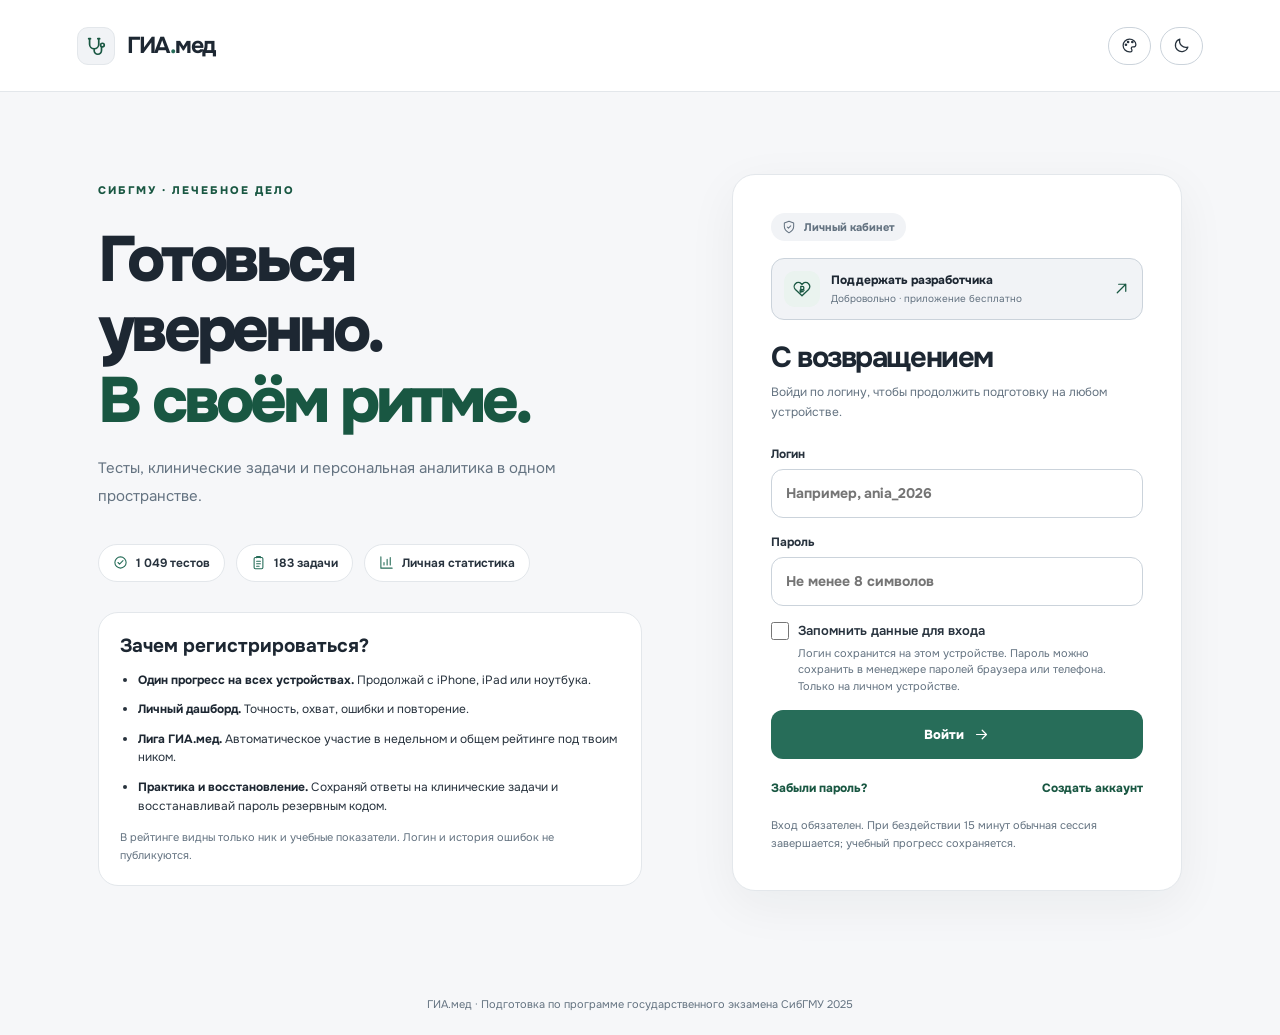
<file: index.html>
<!DOCTYPE html><html lang="ru"><head><meta charset="UTF-8"><meta name="viewport" content="width=device-width,initial-scale=1,viewport-fit=cover"><meta name="theme-color" content="#f6f7f9"><meta name="description" content="ГИА.мед — персональный тренажёр тестов и клинических задач СибГМУ. Работает на iPhone, iPad и ноутбуке."><meta name="apple-mobile-web-app-capable" content="yes"><meta name="apple-mobile-web-app-status-bar-style" content="default"><meta name="apple-mobile-web-app-title" content="ГИА.мед"><link rel="manifest" href="./manifest.webmanifest"><link rel="icon" type="image/png" href="./icon-192-v10.png"><link rel="apple-touch-icon" sizes="180x180" href="./touch-icon-v10.png"><link rel="stylesheet" href="./styles.css?v=gia10-9-autofill"><title>ГИА.мед — подготовка к ГОСам</title><style>.auth-form .auth-remember{margin:4px 0 16px}.auth-form .auth-remember label{display:flex;align-items:center;gap:9px;margin:0 0 5px;color:var(--text);font-size:13px;font-weight:600;cursor:pointer}.auth-form .auth-remember input[type=checkbox]{appearance:auto;-webkit-appearance:checkbox;width:18px;height:18px;flex:0 0 18px;padding:0;margin:0;accent-color:#276d59}.auth-remember small{display:block;font-size:11px;line-height:1.5;color:var(--muted);padding-left:27px}.auth-forget-login{border:0;background:transparent;padding:8px 0 0 27px;font:inherit;font-size:12px;color:var(--text);text-decoration:underline;cursor:pointer}</style></head><body>
<svg xmlns="http://www.w3.org/2000/svg" style="position:absolute;width:0;height:0;overflow:hidden" aria-hidden="true"><defs>
<symbol id="i-home" viewBox="0 0 24 24"><path d="m3 10 9-7 9 7v10H3V10Z"/><path d="M9 20v-8h6v8"/></symbol>
<symbol id="i-moon" viewBox="0 0 24 24"><path d="M21 14.3A9 9 0 0 1 9.7 3 9 9 0 1 0 21 14.3Z"/></symbol>
<symbol id="i-sun" viewBox="0 0 24 24"><circle cx="12" cy="12" r="4"/><path d="M12 2v2M12 20v2M2 12h2M20 12h2M4.9 4.9l1.4 1.4M17.7 17.7l1.4 1.4M4.9 19.1l1.4-1.4M17.7 6.3l1.4-1.4"/></symbol>
<symbol id="i-grid" viewBox="0 0 24 24"><rect x="3" y="3" width="7" height="7" rx="1.5"/><rect x="14" y="3" width="7" height="7" rx="1.5"/><rect x="3" y="14" width="7" height="7" rx="1.5"/><rect x="14" y="14" width="7" height="7" rx="1.5"/></symbol>
<symbol id="i-clipboard" viewBox="0 0 24 24"><rect x="5" y="4" width="14" height="18" rx="2"/><path d="M9 4.5v-2h6v2M9 10h6M9 14h6M9 18h4"/></symbol>
<symbol id="i-alert" viewBox="0 0 24 24"><circle cx="12" cy="12" r="9"/><path d="M12 7v6M12 17h.01"/></symbol>
<symbol id="i-chart" viewBox="0 0 24 24"><path d="M3 3v18h18M8 16v-4M13 16V7M18 16V4"/></symbol>
<symbol id="i-user" viewBox="0 0 24 24"><circle cx="12" cy="8" r="4"/><path d="M4 21a8 8 0 0 1 16 0"/></symbol>
<symbol id="i-flame" viewBox="0 0 24 24"><path d="M12 22c5.1 0 8-3.7 8-8 0-3-1.6-5.4-4.5-8.5.1 3.2-1.7 5.2-3.4 6.1C12.3 8.1 10 5 8 3c.4 4.2-4 6.3-4 11 0 4.3 3 8 8 8Z"/></symbol>
<symbol id="i-target" viewBox="0 0 24 24"><circle cx="12" cy="12" r="9"/><circle cx="12" cy="12" r="5"/><circle cx="12" cy="12" r="1"/></symbol>
<symbol id="i-check" viewBox="0 0 24 24"><path d="m5 12 5 5L20 7"/></symbol>
<symbol id="i-repeat" viewBox="0 0 24 24"><path d="m17 2 4 4-4 4M3 11V9a3 3 0 0 1 3-3h15M7 22l-4-4 4-4M21 13v2a3 3 0 0 1-3 3H3"/></symbol>
<symbol id="i-play" viewBox="0 0 24 24"><path d="m8 5 12 7-12 7V5Z"/></symbol>
<symbol id="i-chevron-right" viewBox="0 0 24 24"><path d="m9 5 7 7-7 7"/></symbol>
<symbol id="i-arrow-right" viewBox="0 0 24 24"><path d="M5 12h14m-6-6 6 6-6 6"/></symbol>
<symbol id="i-arrow-left" viewBox="0 0 24 24"><path d="M19 12H5m6-6-6 6 6 6"/></symbol>
<symbol id="i-arrow-up-right" viewBox="0 0 24 24"><path d="M6 18 18 6M8 6h10v10"/></symbol>
<symbol id="i-search" viewBox="0 0 24 24"><circle cx="10.5" cy="10.5" r="6.5"/><path d="m16 16 5 5"/></symbol>
<symbol id="i-star" viewBox="0 0 24 24"><path d="m12 2 3.1 6.5 7.2 1-5.2 5.1 1.3 7.2-6.4-3.4-6.4 3.4 1.2-7.2-5.2-5.1 7.2-1L12 2Z"/></symbol>
<symbol id="i-check-circle" viewBox="0 0 24 24"><circle cx="12" cy="12" r="9"/><path d="m8 12 2.5 2.5L16 9"/></symbol>
<symbol id="i-x-circle" viewBox="0 0 24 24"><circle cx="12" cy="12" r="9"/><path d="m9 9 6 6M15 9l-6 6"/></symbol>
<symbol id="i-info" viewBox="0 0 24 24"><circle cx="12" cy="12" r="9"/><path d="M12 11v6M12 7h.01"/></symbol>
<symbol id="i-shield" viewBox="0 0 24 24"><path d="M12 2 4 5v6c0 5 3 8 8 11 5-3 8-6 8-11V5l-8-3Z"/><path d="m9 12 2 2 4-4"/></symbol>
<symbol id="i-sparkles" viewBox="0 0 24 24"><path d="m12 2 2.5 7.5L22 12l-7.5 2.5L12 22l-2.5-7.5L2 12l7.5-2.5L12 2ZM19 3v4M17 5h4"/></symbol>
<symbol id="i-book" viewBox="0 0 24 24"><path d="M4 4a3 3 0 0 1 3-2h14v17H7a3 3 0 0 0-3 3V4Zm0 14a3 3 0 0 1 3-2h14"/></symbol>
<symbol id="i-clock" viewBox="0 0 24 24"><circle cx="12" cy="12" r="9"/><path d="M12 7v5l3 2"/></symbol>
<symbol id="i-bookmark" viewBox="0 0 24 24"><path d="M6 3h12v19l-6-4-6 4V3Z"/></symbol>
<symbol id="i-stethoscope" viewBox="0 0 24 24"><path d="M5 4v6a5 5 0 0 0 10 0V4M4 4h2M14 4h2M10 15v2a4 4 0 0 0 8 0v-4"/><circle cx="19" cy="11" r="2"/></symbol>
<symbol id="i-file" viewBox="0 0 24 24"><path d="M5 2h9l5 5v15H5V2ZM14 2v5h5M8 12h8M8 16h8"/></symbol>
<symbol id="i-minus" viewBox="0 0 24 24"><path d="M5 12h14"/></symbol>
<symbol id="i-cloud" viewBox="0 0 24 24"><path d="M7 19H18a5 5 0 0 0 0-10h-1a7 7 0 0 0-13.5 2A4 4 0 0 0 7 19Z"/></symbol>
<symbol id="i-palette" viewBox="0 0 24 24"><path d="M12 3a9 9 0 1 0 0 18h1.5a2 2 0 0 0 2-2c0-1.4-1-2.3-1-3.2 0-1.1 1-1.8 2-1.8h1a3.5 3.5 0 0 0 3.5-3.5C21 6.3 17 3 12 3Z"/><circle cx="7" cy="11" r="1"/><circle cx="10" cy="7" r="1"/><circle cx="16" cy="7" r="1"/></symbol>
<symbol id="i-download" viewBox="0 0 24 24"><path d="M12 3v12m-5-5 5 5 5-5M4 17v4h16v-4"/></symbol>
<symbol id="i-upload" viewBox="0 0 24 24"><path d="M12 17V5M7 10l5-5 5 5M4 17v4h16v-4"/></symbol>
<symbol id="i-hard-drive" viewBox="0 0 24 24"><rect x="3" y="6" width="18" height="12" rx="2"/><path d="M3 13h18M7 16h.01M10 16h.01"/></symbol>
<symbol id="i-refresh" viewBox="0 0 24 24"><path d="M20 7a8.5 8.5 0 0 0-14-1L3 9m0-6v6h6M4 17a8.5 8.5 0 0 0 14 1l3-3m0 6v-6h-6"/></symbol>
<symbol id="i-heart" viewBox="0 0 24 24"><path d="M20.8 4.9a5.5 5.5 0 0 0-7.8 0L12 5.9l-1-1a5.5 5.5 0 0 0-7.8 7.8L12 21l8.8-8.3a5.5 5.5 0 0 0 0-7.8Z"/></symbol>
<symbol id="i-heart-ruble" viewBox="0 0 24 24"><path d="M20.8 4.9a5.5 5.5 0 0 0-7.8 0L12 5.9l-1-1a5.5 5.5 0 0 0-7.8 7.8L12 21l8.8-8.3a5.5 5.5 0 0 0 0-7.8Z"/><path d="M10.4 16.7V8.5h2a2.15 2.15 0 0 1 0 4.3h-2M9.3 13.6h5.5M9.3 15.5h4.3"/></symbol>
<symbol id="i-trophy" viewBox="0 0 24 24"><path d="M7 4h10v6a5 5 0 0 1-10 0V4ZM7 6H4v3a4 4 0 0 0 4 4M17 6h3v3a4 4 0 0 1-4 4M12 15v5M8 20h8"/></symbol></defs></svg>
<div id="app"><div style="max-width:480px;margin:17vh auto;padding:26px;text-align:center;font-family:-apple-system,system-ui,sans-serif;color:#27323d;line-height:1.65"><h2>ГИА.мед</h2><p>Запуск приложения…</p><p style="font-size:13px;color:#61717a">Если видишь этот экран постоянно, вероятно, файл открыт в предпросмотре iPhone («Файлы»), где интерактивное приложение не запускается. Для работы нужен сайт, открытый по HTTPS в Safari. Инструкции есть в архиве.</p></div></div><div id="toast" class="toast" role="status" aria-live="polite"></div><script>window.giaTurnstileReady=function(){window.dispatchEvent(new Event('gia-turnstile-ready'))}</script><script src="https://challenges.cloudflare.com/turnstile/v0/api.js?render=explicit&onload=giaTurnstileReady" async defer></script><script src="./config.js"></script><script>/* Публичная страница добровольной поддержки ГИА.мед на CloudTips. */window.GIA_DONATE_URL = "https://pay.cloudtips.ru/p/c6f6814d";</script><script src="./data.js?v=gia10-5-study-audit"></script><script src="./media.js?v=gia10-5-study-audit"></script><script src="./app.js?v=gia10-9-autofill" defer></script></body></html>
</file>
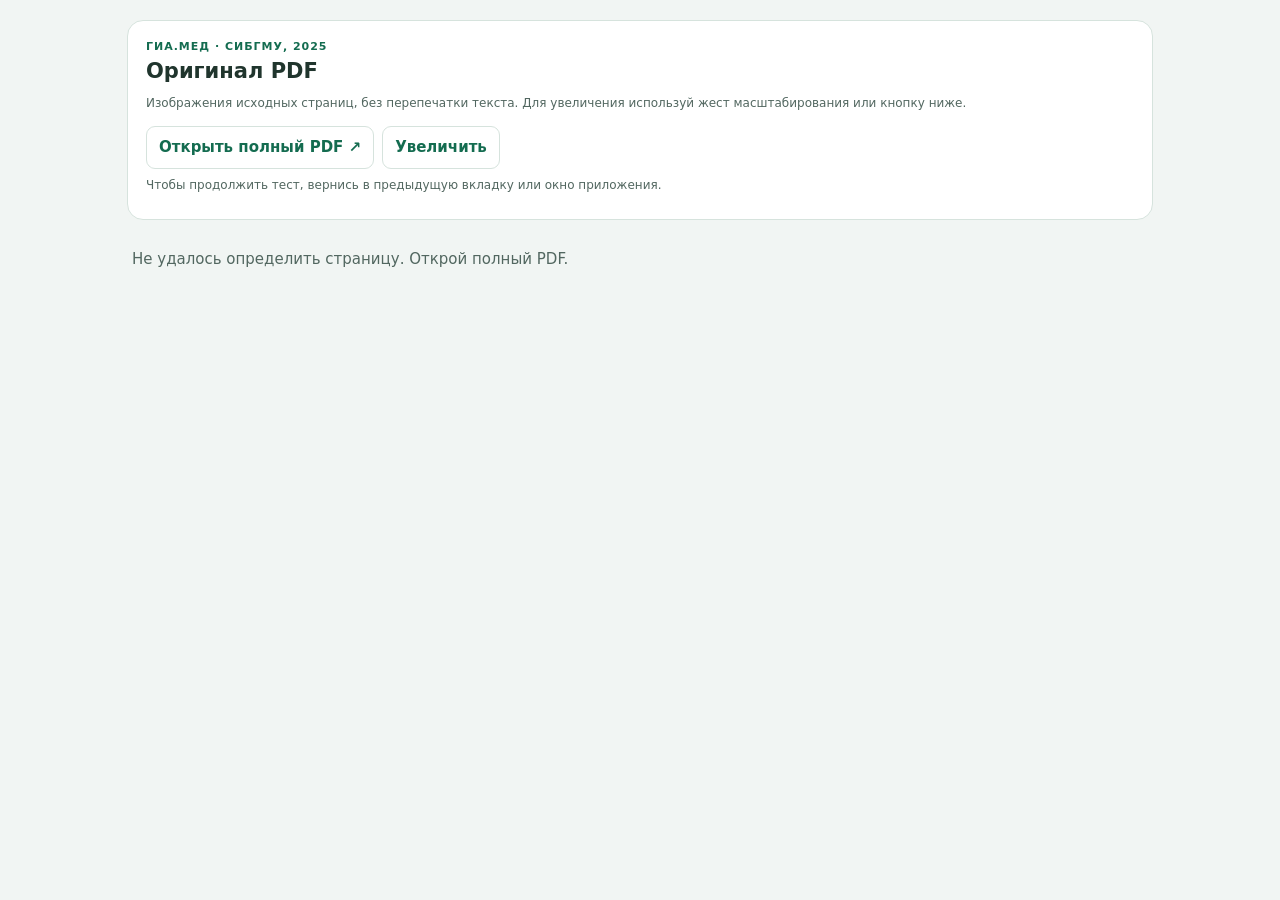
<file: source-view.html>
<!doctype html><html lang="ru"><head><meta charset="utf-8"><meta name="viewport" content="width=device-width, initial-scale=1"><meta name="theme-color" content="#f4f7f5"><title>Оригинал PDF · ГИА.мед</title><style>
:root{color-scheme:light dark;--bg:#f1f5f3;--card:#fff;--text:#20352d;--muted:#526760;--accent:#146c50;--line:#d6e3dd}*{box-sizing:border-box}body{margin:0;background:var(--bg);color:var(--text);font:15px/1.5 system-ui,-apple-system,sans-serif}main{max-width:1050px;margin:auto;padding:20px 12px 45px}header{background:var(--card);border:1px solid var(--line);border-radius:16px;padding:18px;margin-bottom:16px}h1{font-size:21px;margin:0 0 6px}p{margin:7px 0;color:var(--muted)}.eyebrow{font-size:11px;letter-spacing:.09em;font-weight:750;color:var(--accent)}.actions{display:flex;flex-wrap:wrap;gap:8px;margin-top:14px}a,button{font:inherit;font-weight:650;color:var(--accent)}a.action,button{display:inline-flex;align-items:center;justify-content:center;padding:9px 12px;border-radius:9px;border:1px solid var(--line);background:var(--card);text-decoration:none;cursor:pointer}a.action:focus-visible,button:focus-visible{outline:2px solid var(--accent);outline-offset:2px}figure{margin:0 0 16px;border:1px solid var(--line);border-radius:10px;background:var(--card);overflow:hidden}figcaption{padding:10px 12px;font-size:13px;color:var(--muted);border-bottom:1px solid var(--line)}img{display:block;width:100%;height:auto;background:white}#status{padding:12px 5px}#status:empty{display:none}.page-scroll{overflow-x:auto}.page-scroll.zoom img{width:170%;max-width:none}.note{font-size:12px}@media(prefers-color-scheme:dark){:root{--bg:#121c18;--card:#1c2923;--text:#e4eee8;--muted:#b4c6bc;--accent:#8ad4b4;--line:#394d43}}@media(max-width:420px){main{padding:10px 8px 25px}header{padding:14px}h1{font-size:19px}.actions{gap:6px}.actions a,.actions button{font-size:13px}}
</style></head><body><main><header><div class="eyebrow">ГИА.МЕД · СИБГМУ, 2025</div><h1 id="heading">Оригинал PDF</h1><p id="pages"></p><p class="note">Изображения исходных страниц, без перепечатки текста. Для увеличения используй жест масштабирования или кнопку ниже.</p><div class="actions"><a class="action" id="full" href="./source.pdf" target="_blank" rel="noopener noreferrer">Открыть полный PDF ↗</a><button id="zoom" type="button" aria-pressed="false">Увеличить</button></div><p class="note">Чтобы продолжить тест, вернись в предыдущую вкладку или окно приложения.</p></header><p id="status" role="status" aria-live="polite">Загрузка страниц…</p><div id="content"></div><noscript><p>Для просмотра страниц нужен JavaScript. <a href="./source.pdf">Открыть полный PDF</a>.</p></noscript></main><script>
(()=>{'use strict';const params=new URLSearchParams(location.search);const first=Number(params.get('page')),last=Number(params.get('end')||first),q=Number(params.get('q'));const status=document.getElementById('status'),content=document.getElementById('content'),full=document.getElementById('full'),zoom=document.getElementById('zoom');
if(!Number.isInteger(first)||!Number.isInteger(last)||first<7||last>167||last<first||last-first>1){status.textContent='Не удалось определить страницу. Открой полный PDF.';zoom.hidden=true;return;}
if(Number.isInteger(q)&&q>=1&&q<=1049)document.getElementById('heading').textContent='Вопрос № '+q+' · оригинал';
const printed=first===last?String(first-2):`${first-2}–${last-2}`,physical=first===last?String(first):`${first}–${last}`;
document.getElementById('pages').textContent=`Стр. ${printed} в документе · страницы ${physical} в PDF-просмотрщике`;
full.href=new URL('./source.pdf#page='+first,location.href).href;
const files=new Set();for(let p=first;p<=last;p++){const start=7+40*Math.floor((p-7)/40);files.add('source-pages-'+String(start).padStart(3,'0')+'.js');}
const load=name=>new Promise((resolve,reject)=>{const s=document.createElement('script');s.src='./'+name;s.onload=resolve;s.onerror=reject;document.head.appendChild(s)});
let zoomed=false;zoom.addEventListener('click',()=>{zoomed=!zoomed;zoom.textContent=zoomed?'Уменьшить':'Увеличить';zoom.setAttribute('aria-pressed',String(zoomed));for(const x of content.querySelectorAll('.page-scroll'))x.classList.toggle('zoom',zoomed)});
Promise.all([...files].map(load)).then(()=>{for(let p=first;p<=last;p++){const src=window.GIA_SOURCE_PAGES?.[p];if(!src)throw Error('page missing');const figure=document.createElement('figure'),cap=document.createElement('figcaption'),wrap=document.createElement('div'),img=document.createElement('img');cap.textContent=`Страница ${p-2} оригинала (PDF: ${p})`;wrap.className='page-scroll'+(zoomed?' zoom':'');img.src=src;img.alt=`Оригинальная страница ${p-2} программы ГИА СибГМУ`;img.decoding='async';img.addEventListener('error',()=>{status.textContent='Изображение не загрузилось. Открой полный PDF.'});wrap.append(img);figure.append(cap,wrap);content.append(figure)}status.textContent='';}).catch(()=>{status.textContent='Не удалось загрузить страницы. Проверь интернет или открой полный PDF.'});})();
</script></body></html>
</file>
<file: styles.css>
@import url('https://fonts.googleapis.com/css2?family=Manrope:wght@400;500;600;700;800&family=Onest:wght@400;500;600;700;800&display=swap');
:root{--bg:#f7f7fc;--surface:#fff;--surface-alt:#f8f8fe;--line:#e9e9f3;--line-strong:#dadbea;--text:#25253b;--muted:#85869e;--deep:#22223a;--purple:#7855ef;--violet:#6549ed;--soft-purple:#f1edff;--pink:#e956a5;--mint:#dff8ee;--green:#10876c;--red:#c84272;--red-bg:#fff0f5;--shadow:0 18px 50px rgba(52,38,101,.055);font-family:'Onest','Manrope',-apple-system,BlinkMacSystemFont,'Segoe UI',sans-serif;color:var(--text);background:var(--bg);font-synthesis:none;font-size:15px}
:root[data-theme=dark]{color-scheme:dark;--bg:#141322;--surface:#211f34;--surface-alt:#29263d;--line:#39354e;--line-strong:#4c455d;--text:#f1edfa;--muted:#a7a1bc;--deep:#f8f6fd;--soft-purple:#393056;--mint:#203f37;--green:#77dbba;--red:#ff8cab;--red-bg:#412839;--shadow:0 18px 50px rgba(0,0,0,.17)}
*{box-sizing:border-box}html{scroll-behavior:smooth}body{margin:0;min-width:320px;min-height:100vh}button,input,textarea{font:inherit}button{cursor:pointer;-webkit-tap-highlight-color:transparent}button:disabled{cursor:default;opacity:.62}a{color:inherit}button:focus-visible,input:focus-visible,textarea:focus-visible,a:focus-visible{outline:3px solid #c59dff;outline-offset:3px}svg.icon{width:20px;height:20px;stroke:currentColor;stroke-width:1.9;fill:none;stroke-linecap:round;stroke-linejoin:round;flex-shrink:0}#app{min-height:100vh}.layout{min-height:100vh;display:grid;grid-template-columns:254px minmax(0,1fr)}.sidebar{position:sticky;top:0;align-self:start;height:100vh;display:flex;flex-direction:column;padding:31px 18px 24px;border-right:1px solid var(--line);background:var(--surface)}.brand{display:flex;gap:11px;align-items:center;padding:1px 12px 52px}.brand-symbol{display:grid;place-items:center;background:linear-gradient(145deg,#8b5cf6,#df49c1);color:white;width:36px;height:36px;flex-shrink:0;border-radius:13px;font-size:25px;font-weight:800;box-shadow:0 8px 16px #875af738}.brand b,.mobile-brand b{font-size:25px;font-weight:800;letter-spacing:-1.3px}.brand small{display:block;color:var(--muted);font-size:10px;margin-top:1px}.brand-dot{color:var(--pink)}.side-group{font-size:11px;font-weight:750;letter-spacing:.15em;color:var(--muted);margin:0 14px 16px}.sidenav{display:grid;gap:7px}.nav-link{position:relative;display:flex;align-items:center;gap:13px;border:0;background:transparent;color:#797b92;padding:15px 18px;border-radius:14px;font-weight:650;text-align:left;width:100%;transition:.15s}.nav-link:hover{background:var(--surface-alt)}.nav-link.active{background:var(--soft-purple);color:var(--violet)}.nav-link .icon{width:21px;height:21px}.nav-count{margin-left:auto;background:#f26b91;color:white;border-radius:100px;min-width:22px;height:22px;display:grid;place-items:center;font-size:11px;padding:0 4px}.sidebar-foot{margin-top:auto;border-radius:19px;background:var(--surface-alt);padding:20px 16px}.side-progress-caption{display:flex;justify-content:space-between;color:var(--muted);font-size:10px;letter-spacing:.07em;font-weight:750}.side-progress-caption strong{font-size:13px;color:var(--violet)}.sidebar-foot small{display:block;margin:8px 0;color:var(--muted)}.sidebar-foot p{font-size:12px;line-height:1.6;color:var(--muted);margin:20px 0 0}.body{min-width:0}.topbar{height:84px;border-bottom:1px solid var(--line);background:var(--surface);display:flex;align-items:center;justify-content:space-between;padding:0 clamp(20px,4vw,68px)}.topline{font-size:11px;letter-spacing:.17em;font-weight:750;color:var(--muted)}.dotsep{color:#cfb3fd}.top-right{display:flex;gap:15px;align-items:center}.streak{color:var(--violet);background:var(--soft-purple);border-radius:24px;padding:9px 14px;font-size:11px;font-weight:750;white-space:nowrap;display:flex;align-items:center;gap:5px}.streak .icon{height:16px;width:16px;fill:#ff8eaa;stroke:#f279a0}.avatar{display:grid;place-items:center;width:35px;height:35px;border-radius:50%;background:linear-gradient(135deg,#dc75be,#7c51e1);color:white;font-size:15px;font-weight:800}.mobile-brand{display:none}.main{width:min(1120px,100%);margin:0 auto;padding:36px clamp(20px,4vw,64px) 90px}.hero{position:relative;overflow:hidden;min-height:286px;background:linear-gradient(115deg,#624ce9 0%,#9450ef 52%,#e548a7 100%);color:#fff;border-radius:27px;padding:36px clamp(24px,4vw,43px);box-shadow:0 22px 50px rgba(122,76,222,.16)}.hero-glow{position:absolute;right:-60px;top:-75px;width:400px;height:310px;border-radius:50%;background:radial-gradient(circle,#fd83e355 0%,transparent 67%);pointer-events:none}.eyebrow{font-size:11px;letter-spacing:.19em;font-weight:800;color:var(--violet);text-transform:uppercase}.eyebrow.on-hero{color:#f0d9ff}.hero h1{position:relative;font-size:clamp(31px,4vw,47px);line-height:1.1;letter-spacing:-.05em;margin:19px 0 12px;font-weight:800}.hero p{position:relative;font-size:14px;line-height:1.7;color:#f7eaff;margin:0}.hero-progress{position:relative;max-width:710px;margin-top:26px}.hero-progress-top{display:flex;align-items:baseline;gap:12px;margin-bottom:12px}.hero-progress-top strong{font-size:29px;letter-spacing:-.06em}.hero-progress-top span{font-size:12px;color:#f9eaff}.hero-progress-top .hero-goal{margin-left:auto;letter-spacing:.08em;font-weight:700}.bar{background:#e6e6f1;border-radius:50px;height:7px;overflow:hidden}.bar-fill{display:block;height:100%;width:0;border-radius:inherit;background:linear-gradient(90deg,#7858f0,#e75ba6);transition:width .35s}.bar-fill.light{background:#fff}.stats-grid{display:grid;grid-template-columns:repeat(3,minmax(0,1fr));gap:15px;margin:20px 0}.stats-grid.two{grid-template-columns:repeat(2,minmax(0,1fr))}.metric{background:var(--surface);border:1px solid var(--line);border-radius:22px;min-height:158px;padding:22px 21px 19px;display:flex;flex-direction:column;align-items:flex-start;box-shadow:var(--shadow)}.metric-icon{display:grid;place-items:center;width:35px;height:35px;border-radius:11px;margin-bottom:14px}.metric-icon.violet{background:var(--soft-purple);color:var(--violet)}.metric-icon.teal{background:#e5faf3;color:#19a382}.metric-icon.coral{background:#fff0f4;color:#e06386}.metric>span:not(.metric-icon){font-size:12px;color:var(--muted);font-weight:650}.metric b{font-size:31px;line-height:1.3;letter-spacing:-.045em;color:var(--deep);margin:3px 0}.metric small{font-size:11px;color:var(--muted);line-height:1.35}.resume-card{display:flex;align-items:center;width:100%;border:1px solid #d8d0fc;border-radius:20px;background:var(--soft-purple);padding:17px 20px;gap:15px;text-align:left;color:var(--deep);margin:24px 0;box-shadow:var(--shadow)}.resume-icon{display:grid;place-items:center;border-radius:15px;background:#7a56ed;color:#fff;height:48px;width:48px}.resume-card>span:nth-child(2){display:grid;gap:5px;flex:1}.resume-card b{font-size:14px}.resume-card small{font-size:12px;color:var(--muted)}.resume-card .icon{color:var(--violet)}.resume-icon .icon{color:#fff}.section{margin-top:43px}.section-head{display:flex;align-items:center;justify-content:space-between;gap:16px;margin-bottom:22px}.section-head h2{margin:7px 0 0;font-size:23px;letter-spacing:-.035em}.section h2{letter-spacing:-.035em}.ghost-btn,.secondary-btn{background:var(--surface);border:1px solid var(--line-strong);color:var(--text);font-size:12px;font-weight:750;border-radius:12px;padding:12px 17px;display:inline-flex;align-items:center;justify-content:center;gap:8px;transition:.18s}.ghost-btn:hover,.secondary-btn:hover{border-color:#a48bf6;color:var(--violet)}.ghost-btn .icon,.secondary-btn .icon{height:17px;width:17px}.switcher{display:flex;background:var(--surface);border:1px solid var(--line);border-radius:16px;padding:5px;width:max-content;max-width:100%;overflow:auto;gap:4px;margin-bottom:23px}.switcher button{border:0;border-radius:12px;padding:11px 17px;font-size:12px;white-space:nowrap;background:transparent;font-weight:750;color:var(--muted)}.switcher button.selected{background:linear-gradient(135deg,#6950d9,#8c5bf1);color:#fff;box-shadow:0 6px 13px #7a51d034}.block-grid{display:grid;grid-template-columns:repeat(3,minmax(0,1fr));gap:16px}.block-card{display:block;position:relative;text-align:left;background:var(--surface);border:1px solid var(--line);border-radius:19px;padding:19px;box-shadow:var(--shadow);min-width:0;color:var(--text);transition:transform .2s,box-shadow .2s,border-color .2s}.block-card:hover{transform:translateY(-3px);border-color:#b7a3f8;box-shadow:0 16px 35px #7966aa17}.block-top{display:flex;justify-content:space-between;align-items:center;color:var(--violet);font-size:11px;font-weight:800;letter-spacing:.14em}.block-top .icon{height:16px;width:16px;color:var(--muted)}.block-number{font-size:25px;font-weight:800;letter-spacing:-.04em;margin:22px 0 16px}.block-sub{font-size:12px;color:var(--muted);display:flex;gap:6px;align-items:baseline;margin-bottom:10px}.block-sub strong{color:var(--deep)}.block-sub span{margin-left:auto}.block-card .bar{height:5px}.block-card small{display:block;color:var(--muted);font-size:11px;margin-top:10px}.topic-grid{display:grid;grid-template-columns:repeat(2,minmax(0,1fr));gap:12px}.topic-card,.case-item{display:flex;align-items:center;gap:14px;padding:18px;background:var(--surface);border:1px solid var(--line);border-radius:17px;text-align:left;color:var(--text)}.topic-card:hover,.case-item:hover,.question-row:hover{border-color:#c3b5f6}.topic-card>.icon:first-child{background:var(--soft-purple);color:var(--violet);border-radius:11px;padding:10px;width:43px;height:43px}.topic-card>div{flex:1;display:grid;gap:5px;min-width:0}.topic-card b{font-size:13px}.topic-card small{font-size:11px;color:var(--muted)}.topic-card>.icon:last-child{height:17px;width:17px;color:var(--muted)}.searchline{display:flex;align-items:center;gap:12px;background:var(--surface);border:1px solid var(--line-strong);padding:0 17px;height:54px;border-radius:15px;margin:15px 0 24px}.searchline:focus-within{border-color:#aa97ee}.searchline .icon{color:var(--muted)}.searchline input{outline:0!important;border:0;background:transparent;flex:1;min-width:0;color:var(--text);height:100%;font-size:14px}.searchline input::placeholder{color:#a3a2b4}.result-caption,.caption-sub,.muted{color:var(--muted);font-size:13px;line-height:1.6}.question-list{display:grid;gap:9px}.question-row{display:flex;align-items:center;gap:15px;background:var(--surface);border:1px solid var(--line);padding:15px 18px;text-align:left;border-radius:13px;color:var(--text);line-height:1.4}.qno{color:var(--violet);font-size:11px;font-weight:800;white-space:nowrap}.question-row span:nth-child(2){flex:1;font-size:13px}.question-row .icon{color:var(--muted);width:17px}.q-dot{display:inline-block;height:11px;width:11px;border:1px solid var(--line-strong);border-radius:50%}.q-dot.good{background:#2cbf9f;border-color:#2cbf9f}.q-dot.bad{background:#f27a9a;border-color:#f27a9a}.notice{background:var(--surface-alt);border:1px solid var(--line);border-radius:13px;padding:14px 16px;font-size:12px;line-height:1.6;color:var(--muted);margin:20px 0}.empty{text-align:center;border:1px dashed var(--line-strong);border-radius:19px;padding:58px 23px;background:var(--surface)}.empty>.icon{width:40px;height:40px;color:var(--violet)}.empty h3{font-size:17px;margin:16px 0 4px}.empty p{font-size:13px;color:var(--muted);margin:0}.page-header{margin:8px 0 30px}.page-header h1{font-size:clamp(28px,4vw,37px);letter-spacing:-.055em;margin:13px 0 12px}.page-header p{color:var(--muted);font-size:14px;line-height:1.7;max-width:620px;margin:0}.quiz-container{max-width:770px;margin:0 auto}.quiz-top{display:flex;align-items:center;justify-content:space-between;gap:13px;margin:2px 0 29px}.back-link{display:inline-flex;align-items:center;gap:8px;background:none;border:0;padding:9px 0;font-size:12px;font-weight:750;color:var(--muted)}.back-link:hover{color:var(--violet)}.back-link .icon{width:16px;height:16px}.quiz-label{color:var(--violet);font-weight:750;letter-spacing:.04em;font-size:12px}.finish-link{border:0;background:none;font-size:12px;color:var(--muted);font-weight:750}.quiz-progress{margin:0 0 24px}.quiz-progress>div:first-child{display:flex;justify-content:space-between;color:var(--muted);font-size:11px;font-weight:750;letter-spacing:.13em;margin-bottom:12px}.quiz-progress strong{color:var(--violet)}.quiz-progress .bar{height:6px}.question-panel{background:var(--surface);border-radius:27px;border:1px solid var(--line);padding:clamp(23px,5vw,40px);box-shadow:0 22px 60px rgba(41,30,88,.07)}.question-meta{display:flex;align-items:center;justify-content:space-between}.q-pill{border-radius:8px;background:var(--soft-purple);color:var(--violet);font-size:10px;letter-spacing:.09em;font-weight:800;padding:9px 11px}.star-btn{border:0;background:none;color:#afb1c4;padding:4px}.star-btn .icon{height:28px;width:28px}.star-btn.is-star{color:#f5aa4e}.star-btn.is-star .icon{fill:#ffe5a0}.question-text{font-size:clamp(20px,3vw,27px);font-weight:750;letter-spacing:-.025em;line-height:1.45;margin:30px 0 29px}.answers{display:grid;gap:12px}.answer{display:flex;align-items:center;gap:15px;text-align:left;background:var(--surface-alt);border:1.5px solid var(--line);border-radius:15px;min-height:74px;padding:14px 18px;color:var(--text);font-size:14px;line-height:1.45;transition:.15s;width:100%}.answer:not(:disabled):hover{border-color:#b7a5fb;background:var(--soft-purple)}.answer:disabled{opacity:1;cursor:default}.answer .answer-letter{display:grid;place-items:center;flex:0 0 33px;height:33px;border-radius:10px;background:var(--surface);border:1px solid var(--line);color:var(--muted);font-size:12px;font-weight:800}.answer>span:nth-child(2){flex:1}.answer .icon{width:22px;height:22px}.answer.correct{background:#e4f8f1;border-color:#44ba94;color:#175f4f}.answer.correct .answer-letter{background:#bdf0df;border-color:#8de0c2;color:#166e54}.answer.incorrect{background:#ffe8f0;border-color:#eb7da0;color:#a22e58}.answer.incorrect .answer-letter{background:#ffd0df;color:#b34264;border-color:#eaa2ba}.answer.dim{opacity:.76}.quiz-help{display:flex;justify-content:space-between;align-items:center;gap:14px;padding-top:25px;font-size:11px;color:var(--muted)}.quiz-help>span{display:flex;align-items:center;gap:7px;line-height:1.4}.quiz-help .icon{width:16px;height:16px}.text-link{display:inline-flex;align-items:center;gap:6px;border:0;background:transparent;color:var(--violet);font-size:12px;font-weight:750;padding:9px 0}.feedback{margin-top:22px;padding:18px 20px;border:1px solid var(--line);border-radius:15px;font-size:13px}.feedback b{display:flex;align-items:center;gap:9px;font-size:15px}.feedback .icon{width:21px;height:21px}.feedback p{margin:9px 0 0;line-height:1.65}.feedback.success{background:#e6f8f1;color:#12654e;border-color:#b1e8d5}.feedback.failure{background:#fff0f5;color:#a72d5b;border-color:#ffd4e1}.feedback.ambiguous{background:var(--soft-purple);color:var(--text)}.next-btn,.primary-btn{display:inline-flex;align-items:center;justify-content:center;gap:9px;border:0;border-radius:13px;background:linear-gradient(110deg,#7551e7,#9b5cf3);color:#fff;padding:15px 22px;font-weight:800;font-size:13px;box-shadow:0 10px 21px #7852e12f}.primary-btn:hover,.next-btn:hover{filter:brightness(1.055)}.next-btn{margin-top:20px;width:100%;min-height:55px}.next-btn .icon,.primary-btn .icon{width:18px;height:18px}.quiz-footer{display:flex;align-items:flex-start;gap:9px;color:var(--muted);font-size:11px;line-height:1.55;margin:23px 15px}.quiz-footer .icon{width:15px;height:15px}.report{max-width:710px;margin:0 auto;text-align:center}.report h1{font-size:35px;margin:13px 0 25px;letter-spacing:-.05em}.score-circle{position:relative;margin:0 auto;width:212px;height:212px;border-radius:50%;background:conic-gradient(#8a57ec var(--score),#ece9f7 0);display:grid;place-items:center}.score-circle::before{content:'';background:var(--bg);position:absolute;border-radius:50%;inset:12px}.score-circle>div{position:relative;display:grid;place-items:center}.score-circle b{font-size:59px;letter-spacing:-.07em;color:var(--violet)}.score-circle span{font-size:12px;color:var(--muted)}.score-detail{font-size:15px;color:var(--muted);margin:23px 0 12px}.pass-chip{display:inline-flex;align-items:center;gap:6px;border-radius:100px;padding:10px 15px;font-weight:750;font-size:12px}.pass-chip.pass{background:#e1f7ed;color:#198261}.pass-chip.fail{background:#fff0f5;color:#b9466e}.pass-chip .icon{width:17px;height:17px}.report-metrics{display:grid;grid-template-columns:repeat(3,1fr);gap:13px;margin:30px 0 36px}.report-metrics>div{background:var(--surface);border:1px solid var(--line);border-radius:16px;padding:17px 10px;display:grid;gap:5px}.report-metrics b{font-size:29px}.report-metrics span{font-size:12px;color:var(--muted)}.report h2{text-align:left;font-size:22px;margin:30px 0 18px}.review-list{text-align:left;display:grid;gap:12px}.error-item{background:var(--surface);border:1px solid #f4c6d6;border-radius:15px;padding:20px}.error-head{font-size:11px;font-weight:800;color:var(--red);margin-bottom:10px}.error-item>b{font-size:14px;line-height:1.6}.error-item p{font-size:12px;line-height:1.55;margin:12px 0 0}.wrong-value{color:var(--red)}.right-value{color:var(--green)}.report-actions{display:flex;gap:12px;justify-content:center;margin:32px 0}.perfect{background:var(--mint);padding:22px;border-radius:16px;display:flex;align-items:center;justify-content:center;gap:9px;color:var(--green)}.case-intro{display:flex;gap:17px;align-items:flex-start;background:linear-gradient(115deg,#7956e5,#d552ae);border-radius:20px;color:white;padding:24px;margin-bottom:27px}.case-intro-icon{background:#ffffff2c;display:grid;place-items:center;width:43px;height:43px;flex-shrink:0;border-radius:13px}.case-intro-icon .icon{width:26px;height:26px}.case-intro b{font-size:17px}.case-intro p{font-size:12px;line-height:1.65;color:#fff0ff;margin:8px 0 0}.light-count{font-size:13px;color:var(--muted);font-weight:500}.case-grid{display:grid;grid-template-columns:repeat(2,minmax(0,1fr));gap:12px}.case-item{padding:19px 16px;min-width:0}.case-number{font-size:12px;color:var(--violet);border-radius:9px;background:var(--soft-purple);padding:11px;font-weight:800}.case-description{flex:1;display:grid;gap:7px;min-width:0}.case-description b{font-size:13px}.case-description small{font-size:11px;color:var(--muted);line-height:1.5;display:-webkit-box;-webkit-line-clamp:2;-webkit-box-orient:vertical;overflow:hidden}.case-item>.icon{width:15px;color:var(--muted)}.solved-dot{background:#eee9fa;color:var(--violet);border-radius:50%;height:23px;width:23px;display:grid;place-items:center}.solved-dot.good{background:#d8f4e8;color:var(--green)}.solved-dot .icon{height:15px;width:15px}.case-detail{max-width:830px;margin:0 auto}.case-detail>.eyebrow{margin-top:30px}.case-detail>h1{font-size:32px;line-height:1.22;letter-spacing:-.04em;margin:12px 0 25px}.case-statement,.case-questions,.case-answer,.reference-panel{background:var(--surface);border:1px solid var(--line);border-radius:22px;padding:26px;margin:18px 0;box-shadow:var(--shadow)}.statement-title{font-size:11px;letter-spacing:.12em;color:var(--violet);font-weight:850}.case-statement>p{white-space:normal;line-height:1.85;font-size:14px;overflow-wrap:anywhere;margin:18px 0}.source-link{display:inline-flex;gap:8px;align-items:center;color:var(--violet);font-size:12px;font-weight:750;text-decoration:none;margin-top:9px}.source-link .icon{height:16px;width:16px}.case-questions h2,.case-answer h2,.reference-panel h2{font-size:20px;margin:0 0 17px}.case-questions ol{padding-left:24px;margin:0}.case-questions li{line-height:1.65;margin-bottom:11px;padding-left:7px;font-size:14px}.input-label{font-size:12px;font-weight:700;display:block;color:var(--muted);margin-bottom:10px}.case-answer textarea{display:block;width:100%;min-height:168px;resize:vertical;border:1px solid var(--line-strong);border-radius:14px;padding:17px;color:var(--text);background:var(--surface-alt);line-height:1.65;font-size:14px}.case-answer textarea:focus{outline:0;border-color:var(--purple)}.tiny{font-size:11px!important}.case-answer .primary-btn{margin-top:14px}.reference-panel{border-color:#b9aeef}.reference-panel>p{line-height:1.8;font-size:15px}.similarity-info{display:flex;align-items:flex-start;gap:8px;font-size:12px;color:var(--violet);line-height:1.65;background:var(--soft-purple);padding:14px 16px;border-radius:12px}.similarity-info .icon{height:17px;width:17px;margin-top:1px}.reference-panel h3{font-size:16px;margin:26px 0 13px}.verdicts{display:flex;gap:9px;flex-wrap:wrap}.verdicts button{display:flex;align-items:center;gap:6px;border:1px solid var(--line-strong);background:var(--surface-alt);color:var(--text);border-radius:12px;padding:12px 15px;font-size:12px;font-weight:750}.verdicts button.picked{border-color:#a58cf8;background:var(--soft-purple);color:var(--violet)}.verdicts .icon{height:17px;width:17px}.case-bottom{display:flex;justify-content:space-between;gap:12px;margin:25px 0 50px}.surface{background:var(--surface);border:1px solid var(--line);border-radius:21px;padding:24px;box-shadow:var(--shadow)}.section.surface{margin-top:23px}.section.surface h2{font-size:21px;margin:0 0 20px}.activity-chart{min-height:204px;display:flex;align-items:flex-end;justify-content:space-around;gap:11px;padding:18px 0 3px;border-bottom:1px solid var(--line)}.activity-col{height:185px;display:flex;flex-direction:column;justify-content:flex-end;align-items:center;gap:8px;flex:1;max-width:65px}.activity-col strong{font-size:11px;color:var(--violet);min-height:16px}.activity-col>span{display:block;background:linear-gradient(#b36bf2,#7151e9);width:min(100%,44px);border-radius:9px 9px 4px 4px;min-height:5px}.activity-col>span.is-empty{background:var(--line)}.activity-col small{font-size:11px;color:var(--muted);text-transform:capitalize}.block-rows{display:grid;gap:14px}.block-stat{display:grid;grid-template-columns:78px minmax(0,1fr) 53px;align-items:center;gap:10px;font-size:12px}.block-stat span{color:var(--muted)}.block-stat strong{text-align:right;font-size:11px}.settings-grid{display:grid;grid-template-columns:repeat(2,minmax(0,1fr));gap:16px;align-items:start}.panel{padding:25px;min-height:206px}.settings-heading{display:flex;align-items:center;gap:9px;color:var(--violet)}.settings-heading h2{color:var(--text);font-size:18px;margin:0}.settings-heading .icon{height:22px;width:22px}.panel>p{font-size:12px;line-height:1.75;color:var(--muted)}.sync-badge{display:flex;align-items:center;gap:8px;border-radius:11px;padding:12px 15px;background:var(--soft-purple);font-size:12px;color:var(--violet);font-weight:750;margin-top:18px;width:max-content}.sync-badge .icon{height:17px;width:17px}.settings-row{display:flex;align-items:center;justify-content:space-between;margin:25px 0}.toggle{border:0;background:var(--line-strong);width:46px;height:26px;border-radius:20px;padding:3px;display:flex;justify-content:flex-start;align-items:center}.toggle[aria-checked=true]{justify-content:flex-end;background:var(--violet)}.toggle span{height:20px;width:20px;border-radius:50%;background:white;box-shadow:0 2px 3px #0001}.action-row,.auth-actions{display:flex;gap:9px;flex-wrap:wrap;margin-top:20px}.file-label{cursor:pointer}.auth-form{margin:20px 0}.auth-form label{display:grid;gap:6px;font-size:12px;color:var(--muted);margin-bottom:12px}.auth-form input{height:43px;padding:10px 14px;border-radius:10px;background:var(--surface-alt);border:1px solid var(--line);color:var(--text)}.signed{font-size:12px;color:var(--green);margin:18px 0}.signed span{display:flex;gap:8px;align-items:center}.signed .icon{width:18px}.toast{position:fixed;z-index:999;bottom:30px;left:50%;transform:translate(-50%,30px);opacity:0;pointer-events:none;border-radius:14px;background:#2f2a47;color:white;font-size:13px;padding:15px 20px;box-shadow:0 10px 30px #0002;max-width:min(500px,92vw);transition:.2s}.toast.visible{opacity:1;transform:translate(-50%,0)}.toast.error{background:#a33563}.bottomnav{display:none}
@media(max-width:1050px){.layout{grid-template-columns:210px minmax(0,1fr)}.sidebar{padding-left:10px;padding-right:10px}.main{padding-left:27px;padding-right:27px}.block-grid{grid-template-columns:repeat(2,minmax(0,1fr))}.case-grid{grid-template-columns:1fr}.brand{padding-left:11px}.brand b{font-size:23px}.topbar{padding:0 28px}}
@media(max-width:760px){.layout{display:block}.sidebar{display:none}.topbar{height:74px;padding:0 21px}.topline{display:none}.mobile-brand{display:flex;align-items:center;gap:8px}.mobile-brand .brand-symbol{width:31px;height:31px;border-radius:10px;font-size:22px}.mobile-brand b{font-size:22px}.main{padding:23px 20px calc(115px + env(safe-area-inset-bottom))}.bottomnav{position:fixed;bottom:0;left:0;right:0;z-index:50;display:grid;grid-template-columns:repeat(6,minmax(0,1fr));height:calc(74px + env(safe-area-inset-bottom));background:color-mix(in srgb,var(--surface) 94%,transparent);border-top:1px solid var(--line);backdrop-filter:blur(17px);padding:5px 3px calc(5px + env(safe-area-inset-bottom));box-shadow:0 -6px 30px #50427a0a}.bottomnav .nav-link{display:flex;flex-direction:column;gap:4px;align-items:center;justify-content:center;padding:6px 0;border-radius:12px;font-size:9px;font-weight:750;color:var(--muted);line-height:1}.bottomnav .nav-link.active{color:var(--violet);background:none}.bottomnav .nav-link.active:before{content:'';width:23px;height:3px;border-radius:5px;background:var(--violet);position:absolute;top:0}.bottomnav .nav-link .icon{width:23px;height:23px}.bottomnav .nav-count{position:absolute;top:3px;right:calc(50% - 23px);min-width:17px;height:17px;font-size:9px}.toast{bottom:calc(88px + env(safe-area-inset-bottom))}.hero{min-height:267px;padding:27px;border-radius:23px}.hero h1{font-size:34px;margin-top:18px}.hero p{font-size:12px}.hero-progress-top span{font-size:10px}.stats-grid{gap:10px;margin:13px 0}.metric{min-height:142px;padding:16px 14px;border-radius:18px}.metric-icon{width:29px;height:29px;border-radius:9px;margin-bottom:10px}.metric-icon .icon{width:17px;height:17px}.metric>span:not(.metric-icon){font-size:10px}.metric b{font-size:25px}.metric small{font-size:9px}.section{margin-top:32px}.section-head h2{font-size:22px}.block-grid{grid-template-columns:repeat(2,minmax(0,1fr));gap:11px}.block-card{padding:15px;border-radius:17px}.block-number{font-size:19px;margin:20px 0 17px}.block-top{font-size:10px}.block-sub{font-size:11px}.block-card small{font-size:10px}.settings-grid{grid-template-columns:1fr}.question-text{font-size:21px}.question-panel{padding:24px 20px;border-radius:23px}.answer{min-height:69px;padding:13px;gap:11px;font-size:13px}.quiz-top{margin-bottom:22px}.case-statement,.case-questions,.case-answer,.reference-panel{padding:20px;border-radius:18px}.report h1{font-size:30px}.score-circle{width:190px;height:190px}.score-circle b{font-size:55px}.top-right{gap:10px}.streak{font-size:10px;padding:8px 10px}.avatar{width:30px;height:30px;font-size:13px}}
@media(max-width:390px){.main{padding-left:14px;padding-right:14px}.topbar{padding:0 14px}.brand b,.mobile-brand b{font-size:21px}.hero{padding:24px 21px}.hero h1{font-size:31px}.hero-progress-top strong{font-size:25px}.metric{padding:13px 11px}.metric b{font-size:24px}.metric small{font-size:9px}.switcher button{padding:10px 11px;font-size:11px}.section-head{align-items:flex-start}.section-head .ghost-btn{font-size:11px;padding:9px}.block-card{padding:13px}.block-number{font-size:17px}.quiz-label{font-size:10px}.question-text{font-size:19px}.answer{font-size:12px}.quiz-help{flex-direction:column;align-items:flex-start}.report-actions{flex-direction:column}.report-actions>*{width:100%}}
@media(prefers-reduced-motion:reduce){*,*::before,*::after{scroll-behavior:auto!important;transition:none!important;animation:none!important}}

.activity-summary{display:flex;flex-wrap:wrap;gap:10px;margin:18px 0 25px}.activity-summary>span{display:inline-flex;align-items:center;gap:7px;background:var(--surface);border:1px solid var(--line);padding:11px 13px;border-radius:12px;color:var(--muted);font-size:12px}.activity-summary strong{color:var(--text);font-size:14px}.activity-summary .icon{height:16px;width:16px;color:var(--violet)}

/* v3: standalone start dashboard, global navigation, clinical source media */
.brand-button{appearance:none;background:transparent;border:0;text-align:left;color:inherit;font:inherit;cursor:pointer;width:100%}
.brand-button:hover .brand-symbol{filter:brightness(1.08);transform:translateY(-1px)}
.brand-button:focus-visible,.avatar-button:focus-visible,.theme-quick:focus-visible{outline:3px solid #af83ff;outline-offset:3px}
.mobile-brand.brand-button{width:auto;padding:0;align-items:center;gap:8px}
.avatar-button{border:0;flex:none;box-shadow:0 4px 12px #8052c628}
.avatar-button:hover{filter:brightness(1.1)}
.theme-quick{display:inline-flex;align-items:center;justify-content:center;gap:8px;padding:9px 12px;border:1px solid var(--line-strong);border-radius:999px;background:var(--surface-alt);color:var(--text);font-size:12px;font-weight:750;min-height:38px;white-space:nowrap;transition:background .2s,border-color .2s}
.theme-quick:hover{border-color:var(--violet);background:var(--soft-purple)}
.theme-quick .icon{width:17px;height:17px;stroke:var(--violet)}
.home-heading{display:flex;align-items:end;justify-content:space-between;gap:16px;margin-bottom:25px}
.home-heading h1{font-size:37px;margin:7px 0 8px;letter-spacing:-.055em;color:var(--deep)}
.home-heading p{margin:0;color:var(--muted);font-size:13px;line-height:1.6}
.home-date{color:var(--muted);font-size:12px;white-space:nowrap;padding-bottom:7px}
.home-hero{display:grid;grid-template-columns:minmax(0,1.65fr) minmax(200px,.85fr);gap:25px;align-items:stretch;padding:31px;border-radius:26px;background:linear-gradient(115deg,#614be8 0%,#9550eb 53%,#df459e 100%);box-shadow:0 19px 47px #9c63d823;color:#fff;position:relative;overflow:hidden}
.home-hero:before{content:'';position:absolute;right:-105px;top:-135px;width:400px;height:340px;border-radius:50%;background:radial-gradient(circle,#ffffff27 0%,transparent 70%);pointer-events:none}
.home-hero-content{position:relative;min-width:0;z-index:1}
.home-hero h2{font-size:clamp(28px,3vw,39px);letter-spacing:-.05em;line-height:1.12;margin:17px 0 11px;max-width:560px}
.home-hero p{font-size:13px;line-height:1.7;margin:0;color:#fffdfb;opacity:.9;max-width:480px}
.home-hero-progress{margin-top:30px;max-width:510px}
.home-hero-progress>div:first-child{display:flex;align-items:baseline;gap:12px;margin-bottom:8px}
.home-hero-progress strong{font-size:32px;line-height:1;letter-spacing:-.04em}
.home-hero-progress span{font-size:11px;opacity:.95}
.home-hero .bar{background:#ffffff48;height:7px}
.home-hero .bar-fill{background:#fff}
.hero-goal-card{position:relative;display:flex;flex-direction:column;justify-content:center;gap:7px;border:1px solid #ffffff59;background:#ffffff24;border-radius:21px;padding:23px;backdrop-filter:blur(10px)}
.hero-goal-card>div{font-size:10px;letter-spacing:.11em;font-weight:800;line-height:1.5}
.hero-goal-card>strong{font-size:56px;letter-spacing:-.06em;line-height:1.12}
.hero-goal-card>span{font-size:12px;line-height:1.4}
.hero-goal-card>small{font-size:10px;line-height:1.6;margin-top:5px;border-top:1px solid #ffffff55;padding-top:10px}
.dashboard-kpis{display:grid;grid-template-columns:repeat(3,minmax(0,1fr));gap:13px;margin:20px 0 32px}
.dashboard-kpi{display:flex;flex-direction:column;align-items:flex-start;min-width:0;padding:19px 20px;background:var(--surface);border:1px solid var(--line);border-radius:21px;box-shadow:var(--shadow);min-height:158px}
.dashboard-kpi .metric-icon{margin-bottom:10px;width:30px;height:30px;border-radius:9px}
.dashboard-kpi .metric-icon .icon{width:17px;height:17px}
.dashboard-kpi>span:not(.metric-icon){font-size:12px;font-weight:650;color:var(--muted)}
.dashboard-kpi>b{font-size:32px;line-height:1.2;margin-top:5px;letter-spacing:-.05em;color:var(--deep)}
.dashboard-kpi>small{font-size:10px;line-height:1.5;margin-top:6px;color:var(--muted)}
.home-actions{margin-top:20px}
.action-cards{display:grid;grid-template-columns:repeat(3,minmax(0,1fr));gap:11px}
.home-action{display:flex;gap:10px;align-items:center;text-align:left;padding:16px 13px;border-radius:17px;background:var(--surface);border:1px solid var(--line);color:var(--text);min-width:0;box-shadow:var(--shadow)}
.home-action:hover{border-color:var(--violet);transform:translateY(-1px)}
.home-action>.icon:first-child{width:20px;height:20px;flex:none;color:var(--violet)}
.home-action>.icon:last-child{width:16px;height:16px;flex:none;color:var(--muted)}
.home-action span{display:grid;gap:4px;min-width:0;flex:1}
.home-action b{font-size:12px;line-height:1.3;color:var(--deep)}
.home-action small{font-size:10px;line-height:1.5;color:var(--muted)}
.home-action.primary-action{border-color:#af8bff;background:var(--soft-purple)}
.dashboard-panels{display:grid;grid-template-columns:repeat(2,minmax(0,1fr));gap:16px;margin-top:22px}
.dash-panel{min-width:0;margin:0!important;box-shadow:var(--shadow)}
.dash-panel-title{display:flex;justify-content:space-between;align-items:flex-start;gap:12px;margin-bottom:17px}
.dash-panel-title h2{font-size:18px!important;margin:0 0 6px!important;color:var(--deep);line-height:1.25;letter-spacing:-.02em}
.dash-panel-title p{color:var(--muted);font-size:11px;margin:0;line-height:1.5}
.dash-panel-title>b{font-size:26px;line-height:1;font-weight:850;color:var(--violet);white-space:nowrap}
.dash-panel-title>b small{font-size:10px;font-weight:650}
.dash-panel-title>.icon{color:var(--violet);width:28px;height:28px}
.dash-bars{height:150px;display:flex;align-items:stretch;justify-content:space-between;gap:4px;padding:7px 0 0;border-bottom:1px solid var(--line)}
.dash-day{flex:1;display:flex;flex-direction:column;align-items:center;min-width:0;gap:4px}
.dash-bar-number{height:14px;color:var(--violet);font-size:9px;font-weight:750;line-height:14px}
.dash-bar-track{height:112px;width:100%;max-width:23px;display:flex;align-items:flex-end}
.dash-bar-fill{display:block;width:100%;border-radius:7px 7px 3px 3px;min-height:4px;background:linear-gradient(180deg,#be69e7,#7952e8)}
.dash-bar-fill.is-empty{background:var(--line)}
.dash-day small{font-size:9px;min-height:14px;color:var(--muted);white-space:nowrap}
.dash-panel-footer{display:flex;justify-content:space-between;gap:7px;flex-wrap:wrap;margin-top:16px;font-size:10px;color:var(--muted)}
.dash-panel-footer b{color:var(--deep)}
.trend-chart{width:100%;height:158px;display:block;overflow:visible}
.trend-chart>line{stroke:var(--line);stroke-width:1}
.trend-chart>line.goal-line{stroke:#d49fff;stroke-dasharray:6 6;stroke-width:1.5}
.trend-chart>text{fill:var(--muted);font:12px system-ui,sans-serif}
.trend-chart>polyline{fill:none;stroke:var(--violet);stroke-width:3.5;stroke-linecap:round;stroke-linejoin:round}
.trend-chart>circle{fill:var(--surface);stroke:var(--violet);stroke-width:3}
.chart-empty{min-height:161px;display:flex;align-items:center;justify-content:center;gap:13px;color:var(--muted);line-height:1.55;font-size:12px;max-width:420px;margin:auto}
.chart-empty .icon{width:30px;height:30px;flex:none;color:var(--violet)}
.case-pulse{display:flex;flex-wrap:wrap;gap:11px;margin:22px 0 0;color:var(--muted);font-size:11px;line-height:1.6}
.case-pulse span{white-space:nowrap;display:inline-flex;align-items:center;gap:5px}
.case-pulse b{color:var(--deep)}
.pulse-dot{display:inline-block;border-radius:50%;width:8px;height:8px}
.pulse-dot.good{background:#29b69c}.pulse-dot.partial{background:#e7ab41}.pulse-dot.again{background:#ef6486}
.habit-metrics{display:grid;grid-template-columns:repeat(3,minmax(0,1fr));gap:9px;margin:26px 0 16px}
.habit-metrics>div{display:flex;flex-direction:column;gap:7px}
.habit-metrics b{font-size:28px;letter-spacing:-.045em;color:var(--deep)}
.habit-metrics span{font-size:10px;line-height:1.5;color:var(--muted)}
.dash-text-btn{display:inline-flex;align-items:center;gap:7px;padding:8px 0;background:none;border:0;color:var(--violet);font-weight:760;font-size:11px;margin-top:14px}
.dash-text-btn .icon{width:15px;height:15px}
.home-blocks{margin-top:22px!important}
.home-block-grid{display:grid;grid-template-columns:repeat(4,minmax(0,1fr));gap:11px}
.home-block{border:1px solid var(--line);border-radius:14px;display:flex;flex-direction:column;gap:9px;align-items:flex-start;padding:13px;background:var(--surface-alt);color:var(--text);text-align:left}
.home-block>span{font-weight:700;font-size:11px}
.home-block>b{font-size:22px;letter-spacing:-.03em;color:var(--deep)}
.home-block>b small{font-size:11px;font-weight:500;color:var(--muted)}
.home-block>.bar{width:100%;height:5px}
.home-block>small{font-size:10px;color:var(--muted)}
.home-block:hover{border-color:var(--violet)}
.case-media{background:var(--surface);border:1px solid var(--line);border-radius:22px;padding:22px;margin:18px 0;box-shadow:var(--shadow)}
.case-media-head h2{font-size:20px;margin:0 0 5px;color:var(--deep)}
.case-media-head p{margin:0 0 16px;font-size:12px;line-height:1.6;color:var(--muted)}
.case-figures{display:grid;grid-template-columns:repeat(auto-fit,minmax(min(100%,300px),1fr));gap:14px}
.case-figure{border:1px solid var(--line);padding:9px;background:var(--surface-alt);border-radius:15px;display:flex;flex-direction:column;align-items:stretch;gap:9px;color:var(--muted);overflow:hidden}
.case-figure:hover{border-color:var(--violet)}
.case-figure img{width:100%;height:auto;object-fit:contain;border-radius:9px;max-height:340px;background:#fff}
.case-figure>span{display:flex;align-items:center;gap:8px;font-size:11px;text-align:left;padding:0 3px 3px}
.case-figure>span .icon{width:14px;height:14px;color:var(--violet)}
.figure-overlay{position:fixed;inset:0;z-index:1000;display:flex;flex-direction:column;background:#14111ceF;color:white;padding:calc(14px + env(safe-area-inset-top)) 16px calc(20px + env(safe-area-inset-bottom))}
.figure-toolbar{display:flex;align-items:center;justify-content:space-between;gap:12px;font-size:12px;font-weight:650;margin-bottom:13px}
.figure-toolbar button{display:flex;align-items:center;gap:7px;border:1px solid #ffffff70;color:white;border-radius:999px;padding:10px 14px;background:#ffffff21;flex:none}
.figure-toolbar .icon{width:18px;height:18px}
.figure-scroll{flex:1;overflow:auto;display:flex;align-items:center;justify-content:flex-start;border:1px solid #ffffff35;border-radius:14px;overscroll-behavior:contain}
.figure-scroll img{display:block;max-width:none;width:max(100%,850px);height:auto;margin:auto;object-fit:contain;background:white}
.figure-overlay>p{font-size:11px;text-align:center;color:#ffffffbe;line-height:1.5}
.source-link{background:var(--soft-purple);padding:10px 13px;border:1px solid var(--line);border-radius:12px;cursor:pointer;text-align:left;line-height:1.4}
.source-link:hover{border-color:var(--violet)}
/* dark theme colour tweaks for dashboard */
[data-theme=dark] .metric-icon.teal{background:#193e36;color:#71d9c6}
[data-theme=dark] .metric-icon.coral{background:#472c40;color:#ff96af}
@media(max-width:1050px){.dashboard-kpis{grid-template-columns:repeat(3,minmax(0,1fr))}.action-cards{grid-template-columns:1fr}.home-hero{grid-template-columns:minmax(0,1fr) 210px}.home-block-grid{grid-template-columns:repeat(4,minmax(0,1fr))}.top-right{gap:8px}}
@media(max-width:760px){.home-heading{margin-bottom:18px}.home-heading h1{font-size:29px}.home-heading p{font-size:11px}.home-date{font-size:10px}.home-hero{grid-template-columns:minmax(0,1fr);gap:17px;border-radius:22px;padding:25px 23px}.home-hero h2{font-size:29px}.home-hero p{font-size:12px}.home-hero-progress{margin-top:22px}.hero-goal-card{padding:13px 17px;border-radius:16px;display:grid;grid-template-columns:1fr auto;gap:4px 12px}.hero-goal-card>div{grid-column:1;align-self:end;font-size:9px}.hero-goal-card>strong{grid-column:2;grid-row:1 / 4;font-size:41px;align-self:center}.hero-goal-card>span{grid-column:1;font-size:10px}.hero-goal-card>small{grid-column:1;font-size:10px;margin-top:3px;padding-top:5px}.dashboard-kpis{grid-template-columns:repeat(2,minmax(0,1fr));gap:10px;margin:12px 0 27px}.dashboard-kpi{padding:14px;min-height:141px;border-radius:17px}.dashboard-kpi .metric-icon{margin-bottom:7px}.dashboard-kpi>span:not(.metric-icon){font-size:11px}.dashboard-kpi>b{font-size:27px}.dashboard-kpi>small{font-size:9px}.dashboard-panels{grid-template-columns:1fr;margin-top:14px;gap:14px}.dash-panel{padding:19px!important}.dash-panel-title h2{font-size:17px!important}.home-block-grid{grid-template-columns:repeat(2,minmax(0,1fr))}.home-blocks{padding:19px!important}.home-blocks .section-head{gap:8px}.home-blocks .ghost-btn{font-size:10px}.theme-quick{min-width:39px;padding:8px;gap:5px}.theme-quick span{display:none}.theme-quick .icon{width:19px;height:19px}.streak{padding:7px 8px;font-size:10px}.avatar-button{width:32px;height:32px}.top-right{gap:8px}.case-media{padding:15px;border-radius:18px}.case-figures{grid-template-columns:1fr}.case-figure img{max-height:none}.figure-scroll img{width:max(100%,1000px)}}
@media(max-width:390px){.home-heading h1{font-size:27px}.home-date{display:none}.home-hero{padding:22px 18px}.home-hero h2{font-size:27px}.home-hero-progress>div:first-child{gap:6px}.home-hero-progress span{font-size:10px}.dashboard-kpi{padding:12px}.dashboard-kpi>b{font-size:25px}.theme-quick{min-height:34px;min-width:34px}.avatar-button{width:29px;height:29px}.top-right{gap:6px}.streak{font-size:9px}.dash-day small{font-size:8px}}

.pdf-actions{display:flex;flex-wrap:wrap;align-items:center;gap:8px}.pdf-actions .source-link{margin-top:9px}.pdf-download{background:var(--surface-alt);color:var(--text)}
/* V4 · Quiet Study: soft accessible palettes, independent light / dark mode */
:root{
 --bg:#f6f8f5;--surface:#ffffff;--surface-alt:#f2f7f2;--line:#e2ece4;--line-strong:#c8dbce;
 --text:#2c4035;--muted:#708579;--deep:#233d2f;
 --purple:#5d9477;--violet:#477c61;--pink:#88af98;--soft-purple:#e7f1e9;
 --mint:#e5f4ea;--green:#237957;--red:#ae5368;--red-bg:#fcf0f1;
 --accent:#477c61;--accent-strong:#2e654c;--accent-hover:#d5e7dc;--accent-soft:#e7f1e9;
 --hero-start:#e2f1e6;--hero-end:#cbe5d6;--hero-ink:#294e38;--hero-muted:#547462;
 --hero-card:rgba(255,255,255,.57);--hero-line:#afd0bc;
 --focus-ring:#6f9d82;--shadow:0 12px 37px rgba(43,86,58,.055);
 color-scheme:light;
}
:root[data-palette=mint]{
 --bg:#f4f9f7;--surface-alt:#eff8f5;--line:#dfece8;--line-strong:#c4ded5;--text:#28423d;--muted:#6a8780;--deep:#25433c;
 --purple:#5b9e8d;--violet:#378878;--pink:#95bba9;--soft-purple:#e2f3ec;--accent:#378878;--accent-strong:#276e60;--accent-hover:#d4ebe1;--accent-soft:#e2f3ec;
 --hero-start:#e1f5ee;--hero-end:#c4e7d9;--hero-ink:#275c4c;--hero-muted:#4d796b;--hero-line:#a9d5c3;--focus-ring:#65a58f;
}
:root[data-palette=sky]{
 --bg:#f5f8fa;--surface-alt:#f0f6fa;--line:#e1e9f0;--line-strong:#ccdae6;--text:#2c4050;--muted:#71889a;--deep:#294359;
 --purple:#7199b7;--violet:#527f9f;--pink:#94acc0;--soft-purple:#e8f1f8;--accent:#527f9f;--accent-strong:#3d6685;--accent-hover:#d6e6f3;--accent-soft:#e8f1f8;
 --hero-start:#e7f2fa;--hero-end:#cfe4f1;--hero-ink:#305773;--hero-muted:#527890;--hero-line:#b4d2e5;--focus-ring:#7ca6c0;
}
:root[data-palette=lavender]{
 --bg:#f8f7fa;--surface-alt:#f5f2fa;--line:#e9e5ef;--line-strong:#d7cfe4;--text:#3a3447;--muted:#878096;--deep:#3c3450;
 --purple:#9284b4;--violet:#796b9e;--pink:#b3a8c5;--soft-purple:#f0ebf7;--accent:#796b9e;--accent-strong:#5f5185;--accent-hover:#e7def2;--accent-soft:#f0ebf7;
 --hero-start:#f1edf8;--hero-end:#ded4ed;--hero-ink:#50436d;--hero-muted:#75678f;--hero-line:#c9badd;--focus-ring:#a295bf;
}
:root[data-palette=sand]{
 --bg:#faf8f5;--surface-alt:#faf5ee;--line:#eee7dc;--line-strong:#e1d3c2;--text:#4a3b32;--muted:#968477;--deep:#4b3d31;
 --purple:#b39479;--violet:#9b785c;--pink:#bdab8b;--soft-purple:#f5eadd;--accent:#9b785c;--accent-strong:#7b5b43;--accent-hover:#eee1d1;--accent-soft:#f5eadd;
 --hero-start:#f9f0e6;--hero-end:#edddc9;--hero-ink:#684d38;--hero-muted:#8b7059;--hero-line:#dec5a9;--focus-ring:#b89b80;
}
:root[data-theme=dark]{
 color-scheme:dark;--bg:#151f1b;--surface:#1d2b24;--surface-alt:#24372c;--line:#354b3c;--line-strong:#4b6755;
 --text:#e7f1e9;--muted:#b1c2b5;--deep:#f5faf5;
 --purple:#93c8a4;--violet:#98cdaa;--pink:#accbb4;--soft-purple:#293f32;--mint:#233d31;
 --green:#99d8b7;--red:#ff9ea8;--red-bg:#412d35;
 --accent:#9acdad;--accent-strong:#c4ecd0;--accent-hover:#354f3d;--accent-soft:#293f32;
 --hero-start:#294738;--hero-end:#365847;--hero-ink:#effaf0;--hero-muted:#d3e9d9;--hero-line:#648c72;--hero-card:rgba(15,35,23,.26);
 --focus-ring:#a8d7b7;--shadow:0 16px 38px rgba(0,0,0,.14);
}
:root[data-theme=dark][data-palette=mint]{
 --bg:#142320;--surface:#1b312b;--surface-alt:#224037;--line:#34564c;--line-strong:#4d7467;
 --text:#e7f4ee;--muted:#b0cabe;--deep:#f4fbf6;--purple:#95d0be;--violet:#98d7c0;--pink:#add7c8;--soft-purple:#26473a;
 --accent:#9bd7c0;--accent-strong:#c2ecdd;--accent-hover:#345d4e;--accent-soft:#26473a;
 --hero-start:#285346;--hero-end:#316456;--hero-ink:#effbf6;--hero-muted:#d4ece1;--hero-line:#609583;--focus-ring:#a6dbcb;
}
:root[data-theme=dark][data-palette=sky]{
 --bg:#17232c;--surface:#1d303d;--surface-alt:#263c4b;--line:#385265;--line-strong:#547186;
 --text:#e7f0f5;--muted:#b3c6d3;--deep:#f4f9fd;--purple:#98bfdc;--violet:#a2c9e4;--pink:#b4cada;--soft-purple:#284556;
 --accent:#a2c9e4;--accent-strong:#c6e4f7;--accent-hover:#35556a;--accent-soft:#284556;
 --hero-start:#294f66;--hero-end:#35627e;--hero-ink:#f0f9ff;--hero-muted:#d6e8f3;--hero-line:#638da9;--focus-ring:#b0d3ea;
}
:root[data-theme=dark][data-palette=lavender]{
 --bg:#211d28;--surface:#2d2737;--surface-alt:#393147;--line:#51445f;--line-strong:#6e607f;
 --text:#f1eaf6;--muted:#cec0d8;--deep:#faf5fd;--purple:#c6b4e0;--violet:#c9b8e5;--pink:#d5bfe0;--soft-purple:#423851;
 --accent:#c9b8e5;--accent-strong:#e7daf8;--accent-hover:#594a6b;--accent-soft:#423851;
 --hero-start:#54446a;--hero-end:#68547d;--hero-ink:#faf3ff;--hero-muted:#ebe0f5;--hero-line:#9180a6;--focus-ring:#d2c1eb;
}
:root[data-theme=dark][data-palette=sand]{
 --bg:#27221e;--surface:#332b25;--surface-alt:#42362e;--line:#5c4a3b;--line-strong:#76604b;
 --text:#f4eee6;--muted:#d2c0ae;--deep:#fcf7f0;--purple:#dabda0;--violet:#e2c4a3;--pink:#dcc5a7;--soft-purple:#4a3b2f;
 --accent:#e2c4a3;--accent-strong:#f4dec3;--accent-hover:#65503f;--accent-soft:#4a3b2f;
 --hero-start:#67513e;--hero-end:#806247;--hero-ink:#fff9f0;--hero-muted:#f3e5d4;--hero-line:#ae8c6d;--focus-ring:#ebd0ac;
}

/* Calm surfaces, restrained icons, no neon gradients */
body{background:var(--bg);color:var(--text);}
button:focus-visible,input:focus-visible,textarea:focus-visible,a:focus-visible,
.brand-button:focus-visible,.avatar-button:focus-visible,.theme-quick:focus-visible,
.palette-choice:focus-visible,.palette-close:focus-visible{outline:3px solid var(--focus-ring);outline-offset:3px;}
svg.icon{stroke-width:1.75;}
.sidebar{background:var(--surface);border-right-color:var(--line);}
.brand-symbol{background:var(--soft-purple);color:var(--accent-strong);border:1px solid var(--line-strong);box-shadow:none;border-radius:12px;transition:background .2s,transform .2s;}
.brand-symbol .icon{height:22px;width:22px;stroke-width:1.85;}
.mobile-brand .brand-symbol .icon{height:20px;width:20px;}
.brand-dot{color:var(--accent);}
.nav-link{color:var(--muted);}
.nav-link:hover{background:var(--surface-alt);color:var(--accent-strong);}
.nav-link.active{background:var(--accent-soft);color:var(--accent-strong);}
.nav-link .icon{stroke-width:1.7;}
.nav-count{background:#c26775;color:white;}
.side-progress-caption strong{color:var(--accent-strong);}
.sidebar-foot{background:var(--surface-alt);border:1px solid var(--line);}
.topbar{position:relative;z-index:81;background:var(--surface);border-bottom-color:var(--line);}
.dotsep{color:var(--accent);}
.streak{background:var(--accent-soft);color:var(--accent-strong);border:1px solid var(--line);}
.streak .icon{fill:none;stroke:var(--accent);}
.avatar{background:var(--accent-soft);color:var(--accent-strong);border:1px solid var(--line-strong);box-shadow:none;}
.theme-quick{background:var(--surface-alt);border-color:var(--line);color:var(--deep);box-shadow:none;}
.theme-quick .icon{stroke:var(--accent-strong);}
.theme-quick:hover,.theme-quick.is-open{background:var(--accent-soft);border-color:var(--hero-line);color:var(--accent-strong);}
.main{background:transparent;}
.hero,.home-hero,.case-intro{
 background:linear-gradient(120deg,var(--hero-start) 0%,var(--hero-end) 100%);
 color:var(--hero-ink);border:1px solid var(--hero-line);
 box-shadow:0 15px 42px color-mix(in srgb,var(--accent) 10%,transparent);
}
.hero-glow{background:radial-gradient(circle,rgba(255,255,255,.55),transparent 68%);}
.hero p,.hero .eyebrow.on-hero,.hero-progress-top span,.home-hero p,.case-intro p{color:var(--hero-muted);opacity:1;}
.hero .bar,.home-hero .bar{background:color-mix(in srgb,var(--hero-ink) 13%,transparent);}
.hero .bar-fill.light,.home-hero .bar-fill{background:var(--accent-strong);}
.hero-goal-card{background:var(--hero-card);border:1px solid var(--hero-line);backdrop-filter:blur(7px);color:var(--hero-ink);}
.hero-goal-card>small{border-top-color:var(--hero-line);}
.home-hero:before{background:radial-gradient(circle,rgba(255,255,255,.38),transparent 68%);}
.home-hero h2,.home-hero strong{color:var(--hero-ink);}
.eyebrow{color:var(--accent-strong);}
.bar{background:var(--line);}
.bar-fill{background:linear-gradient(90deg,var(--accent),color-mix(in srgb,var(--accent) 62%,#bad4bc));}
.metric,.dashboard-kpi,.surface,.block-card,.home-action,.question-panel,.topic-card,.case-item,.case-statement,.case-questions,.case-answer,.reference-panel{box-shadow:var(--shadow);}
.metric-icon.violet,.topic-card>.icon:first-child{background:var(--accent-soft);color:var(--accent-strong);}
.metric-icon.teal{background:var(--accent-soft);color:var(--accent-strong);}
.metric-icon.coral{background:#f6eee1;color:#947653;}
:root[data-theme=dark] .metric-icon.coral{background:#4d4132;color:#e0c398;}
:root[data-theme=dark] .metric-icon.teal{background:var(--accent-soft);color:var(--accent-strong);}
.resume-card,.home-action.primary-action{background:var(--accent-soft);border-color:var(--hero-line);}
.resume-icon{background:var(--accent);}
.resume-card .icon{color:var(--accent-strong);}
.resume-icon .icon{color:white;}
.secondary-btn:hover,.ghost-btn:hover,.block-card:hover,.topic-card:hover,.case-item:hover,.question-row:hover,.home-block:hover,.case-figure:hover,.source-link:hover{border-color:var(--accent);}
.ghost-btn:hover,.secondary-btn:hover,.back-link:hover{color:var(--accent-strong);}
.switcher button.selected{background:var(--accent);color:#fff;box-shadow:none;}
.block-card:hover{box-shadow:0 13px 26px color-mix(in srgb,var(--accent) 10%,transparent);}
.searchline:focus-within,.case-answer textarea:focus{border-color:var(--accent);}
.searchline input::placeholder{color:var(--muted);}
.answer:not(:disabled):hover{border-color:var(--accent);background:var(--accent-soft);}
.q-pill{background:var(--accent-soft);color:var(--accent-strong);}
.star-btn{color:var(--muted);}
.star-btn.is-star{color:#bc9252;}
.star-btn.is-star .icon{fill:#f4dfb2;}
.next-btn,.primary-btn{background:var(--accent);color:white;box-shadow:0 8px 19px color-mix(in srgb,var(--accent) 18%,transparent);}
.next-btn:hover,.primary-btn:hover{filter:brightness(.96);}
:root[data-theme=dark] .next-btn,:root[data-theme=dark] .primary-btn{background:var(--accent);color:#17231d;}
.score-circle{background:conic-gradient(var(--accent) var(--score),var(--line) 0);}
.score-circle b{color:var(--accent-strong);}
.activity-col>span,.dash-bar-fill{background:linear-gradient(180deg,color-mix(in srgb,var(--accent) 52%,#e2f2e6),var(--accent));}
.trend-chart>line.goal-line{stroke:var(--hero-line);}
.home-action.primary-action{border-color:var(--hero-line);}
.pulse-dot.good{background:#36886c;}.pulse-dot.partial{background:#c69e55;}.pulse-dot.again{background:#bb697b;}
.case-intro-icon{background:var(--hero-card);border:1px solid var(--hero-line);}
.case-number{background:var(--accent-soft);color:var(--accent-strong);}
.source-link{background:var(--accent-soft);}
.bottomnav{box-shadow:0 -6px 24px rgba(0,0,0,.018);}
.bottomnav .nav-link.active{background:none;color:var(--accent-strong);}
.bottomnav .nav-link.active:before{background:var(--accent);}

/* Appearance switcher: one-tap access in the header and full controls in Profile */
.palette-control{position:relative;display:flex;align-items:center;}
.palette-quick.is-open{box-shadow:0 0 0 3px color-mix(in srgb,var(--accent) 13%,transparent);}
.palette-popover{
 position:absolute;top:calc(100% + 15px);right:-112px;width:min(355px,calc(100vw - 28px));
 border:1px solid var(--line-strong);border-radius:22px;padding:19px;
 background:var(--surface);color:var(--text);z-index:120;
 box-shadow:0 23px 65px rgba(23,49,32,.17);animation:palette-enter .18s ease both;
}
@keyframes palette-enter{from{opacity:0;transform:translateY(-5px)}to{opacity:1;transform:translateY(0)}}
.palette-popover-title{display:flex;align-items:center;justify-content:space-between;gap:10px;margin-bottom:7px;}
.palette-popover-title>span{display:inline-flex;align-items:center;gap:9px;font-size:16px;font-weight:800;letter-spacing:-.025em;color:var(--deep);}
.palette-popover-title .icon{width:20px;height:20px;color:var(--accent);}
.palette-close{border:0;background:var(--surface-alt);color:var(--muted);display:grid;place-items:center;width:34px;height:34px;border-radius:11px;}
.palette-close .icon{width:18px;height:18px;}
.palette-popover>p{font-size:12px;color:var(--muted);line-height:1.6;margin:2px 0 14px;}
.palette-options,.profile-palette-list{display:grid;grid-template-columns:1fr;gap:8px;}
.palette-choice{display:flex;align-items:center;gap:12px;min-height:62px;padding:9px 12px;border:1px solid var(--line);border-radius:14px;background:var(--surface-alt);text-align:left;color:var(--text);width:100%;transition:border-color .16s,background .16s,transform .16s;}
.palette-choice:hover{border-color:var(--accent);transform:translateY(-1px);}
.palette-choice.is-active{border-color:var(--accent);background:var(--accent-soft);}
.palette-sample{display:flex;align-items:center;gap:0;width:67px;height:39px;flex:none;border-radius:11px;overflow:hidden;border:1px solid rgba(40,65,50,.10);}
.palette-sample i{display:block;flex:1;height:100%;background:var(--swatch-a);}
.palette-sample i:nth-child(2){background:var(--swatch-b)}
.palette-sample i:nth-child(3){background:var(--swatch-c)}
.palette-text{flex:1;display:grid;gap:4px;min-width:0;}
.palette-text strong{font-size:12px;color:var(--deep);font-weight:800;}
.palette-text small{font-size:10px;color:var(--muted);line-height:1.25;}
.palette-check{height:24px;width:24px;display:grid;place-items:center;border-radius:50%;border:1px solid var(--line-strong);color:transparent;flex:none;}
.palette-check .icon{height:14px;width:14px;}
.palette-choice.is-active .palette-check{background:var(--accent);border-color:var(--accent);color:#fff;}
:root[data-theme=dark] .palette-choice.is-active .palette-check{color:#15231c;}
.palette-popover-footer{margin-top:14px;border-top:1px solid var(--line);padding:12px 3px 0;display:flex;gap:8px;align-items:flex-start;font-size:10px;line-height:1.55;color:var(--muted);}
.palette-popover-footer .icon{width:15px;height:15px;flex:none;color:var(--accent);}
.profile-palette-list{grid-template-columns:repeat(2,minmax(0,1fr));gap:10px;margin:18px 0;}
.profile-palette-list .palette-choice{padding:9px;gap:9px;min-width:0;}
.profile-palette-list .palette-sample{width:48px;height:37px;}
.profile-palette-list .palette-check{width:20px;height:20px;}
.profile-palette-list .palette-text strong{font-size:11px;}
.profile-palette-list .palette-text small{font-size:9px;}

@media(max-width:760px){
 .top-right{gap:7px;}
 .theme-quick{min-height:40px;min-width:40px;padding:9px;}
 .theme-quick>span{display:none;}
 .palette-popover{position:fixed;top:calc(70px + env(safe-area-inset-top));right:12px;width:min(350px,calc(100vw - 24px));max-height:calc(100dvh - 120px);overflow-y:auto;overscroll-behavior:contain;}
 .home-hero,.hero{box-shadow:0 12px 32px color-mix(in srgb,var(--accent) 10%,transparent);}
 .profile-palette-list{grid-template-columns:1fr;}
}
@media(max-width:425px){.top-right .streak{display:none;}.top-right{gap:8px;}.theme-quick{min-height:42px;min-width:42px;}.palette-popover{top:67px;}}
@media(max-width:360px){.topbar{padding:0 12px;}.mobile-brand b{font-size:20px;}.top-right{gap:5px;}.theme-quick{min-width:38px;min-height:38px;padding:7px;}.avatar{width:29px;height:29px;}}
@media(prefers-reduced-motion:reduce){.palette-popover{animation:none;}.palette-choice{transition:none;}}

/* Legibility and responsive discoverability refinements */
.home-hero .eyebrow.on-hero,.hero .eyebrow.on-hero{color:var(--hero-ink);opacity:.78;}
:root[data-theme=dark] .home-hero .eyebrow.on-hero,:root[data-theme=dark] .hero .eyebrow.on-hero{opacity:.9;}
@media(min-width:761px) and (max-width:1050px){.theme-quick>span{display:none;}.theme-quick{padding:9px;min-width:40px;}.top-right{gap:7px;}}
@media(min-width:380px) and (max-width:760px){.palette-quick>span{display:inline;font-size:11px;}.palette-quick{padding:9px 11px;}}
/* Semantic feedback stays unambiguous in every palette */
.solved-dot{background:var(--accent-soft);color:var(--accent-strong);}
.solved-dot.good{background:#d8f0e2;color:#286b51;}
.reference-panel{border-color:var(--hero-line);}
.verdicts button.picked{border-color:var(--accent);background:var(--accent-soft);color:var(--accent-strong);}
.toast{background:var(--accent-strong);color:#fff;box-shadow:0 12px 35px rgba(20,40,30,.17);}
.toast.error{background:#a64e62;}
:root[data-theme=dark] .toast{background:var(--accent-soft);color:var(--deep);border:1px solid var(--line-strong);}
:root[data-theme=dark] .toast.error{background:#70414c;color:#fff;}
:root[data-theme=dark] .answer.correct{background:#244636;border-color:#5caa83;color:#d2f4e1;}
:root[data-theme=dark] .answer.correct .answer-letter{background:#315d47;border-color:#629c7b;color:#d2f4e1;}
:root[data-theme=dark] .answer.incorrect{background:#482d37;border-color:#a86b7c;color:#ffdce5;}
:root[data-theme=dark] .answer.incorrect .answer-letter{background:#663d4c;border-color:#aa667d;color:#ffdce5;}
:root[data-theme=dark] .feedback.success{background:#244636;border-color:#559c77;color:#d2f4e1;}
:root[data-theme=dark] .feedback.failure{background:#482d37;border-color:#a86b7c;color:#ffdce5;}
:root[data-theme=dark] .solved-dot.good{background:#254b39;color:#b2e7cb;}
:root[data-theme=dark] .pass-chip.pass{background:#244636;color:#d2f4e1;}
:root[data-theme=dark] .pass-chip.fail{background:#482d37;color:#ffdce5;}
/* v5 · Neutral, accessible study design. Accent never controls page/surface colours. */
:root{
 --bg:#f6f7f9;--surface:#ffffff;--surface-alt:#f1f3f6;--line:#e3e7eb;--line-strong:#cbd3db;
 --text:#27323d;--muted:#647381;--deep:#1d2732;--shadow:0 3px 16px rgba(31,49,64,.035);
 --accent:#276d59;--accent-strong:#195742;--accent-soft:#edf5f1;--accent-hover:#e3f0ea;
 --purple:var(--accent);--violet:var(--accent);--pink:var(--accent);--soft-purple:var(--accent-soft);
 --green:#1e805e;--mint:#e9f5f0;--red:#ad405a;--red-bg:#fff3f5;
 --hero-start:var(--surface);--hero-end:var(--surface);--hero-ink:var(--deep);--hero-muted:var(--muted);--hero-card:var(--surface-alt);--hero-line:var(--line);
 --focus-ring:#258b70;color-scheme:light;
}
:root[data-palette]{--bg:#f6f7f9;--surface:#fff;--surface-alt:#f1f3f6;--line:#e3e7eb;--line-strong:#cbd3db;--text:#27323d;--muted:#647381;--deep:#1d2732;--shadow:0 3px 16px rgba(31,49,64,.035);--hero-start:var(--surface);--hero-end:var(--surface);--hero-ink:var(--deep);--hero-muted:var(--muted);--hero-card:var(--surface-alt);--hero-line:var(--line);--mint:#e9f5f0;--green:#1e805e;--red:#ad405a;--red-bg:#fff3f5;--focus-ring:#258b70;color-scheme:light;}
:root[data-palette=sage]{--accent:#276d59;--accent-strong:#195742;--accent-soft:#eaf3ef;--accent-hover:#dcece4;}
:root[data-palette=mint]{--accent:#167b78;--accent-strong:#0e6663;--accent-soft:#e6f4f3;--accent-hover:#d7eceb;}
:root[data-palette=sky]{--accent:#326d91;--accent-strong:#235878;--accent-soft:#e9f2f7;--accent-hover:#daeaf3;}
:root[data-palette=lavender]{--accent:#665ab0;--accent-strong:#4f448f;--accent-soft:#f0eef8;--accent-hover:#e6e1f4;}
:root[data-palette=sand]{--accent:#976548;--accent-strong:#785037;--accent-soft:#f6eee9;--accent-hover:#eee2d8;}
:root[data-palette=original]{--accent:#7956e9;--accent-strong:#6342cf;--accent-soft:#f2eeff;--accent-hover:#eae1fe;}
:root[data-palette]{--purple:var(--accent);--violet:var(--accent);--pink:var(--accent);--soft-purple:var(--accent-soft);}
:root[data-theme=dark],:root[data-theme=dark][data-palette]{
 --bg:#10171d;--surface:#192229;--surface-alt:#232e36;--line:#303d47;--line-strong:#465661;
 --text:#e3ebef;--muted:#afbfcb;--deep:#f4f8fa;--shadow:0 4px 20px rgba(0,0,0,.10);
 --hero-start:var(--surface);--hero-end:var(--surface);--hero-ink:var(--deep);--hero-muted:var(--muted);--hero-card:var(--surface-alt);--hero-line:var(--line);
 --red:#f2a0b3;--red-bg:#452b35;--mint:#263c37;--green:#83dcb3;color-scheme:dark;
}
:root[data-theme=dark][data-palette=sage]{--accent:#83c6ac;--accent-strong:#a1e3ca;--accent-soft:#263c34;--accent-hover:#345046;}
:root[data-theme=dark][data-palette=mint]{--accent:#6cc9c1;--accent-strong:#a1e5dd;--accent-soft:#203e3d;--accent-hover:#305650;}
:root[data-theme=dark][data-palette=sky]{--accent:#87bcdf;--accent-strong:#b3d9ee;--accent-soft:#243a4a;--accent-hover:#30495c;}
:root[data-theme=dark][data-palette=lavender]{--accent:#b8ade6;--accent-strong:#d3cbf3;--accent-soft:#39354e;--accent-hover:#4a4367;}
:root[data-theme=dark][data-palette=sand]{--accent:#d6b397;--accent-strong:#ecd1b9;--accent-soft:#40372f;--accent-hover:#55463b;}
:root[data-theme=dark][data-palette=original]{--accent:#c0a6ff;--accent-strong:#dbcaff;--accent-soft:#372b50;--accent-hover:#493865;}
/* Neutral component layer: colour is a small affordance, not a large surface. */
body,.main{background:var(--bg);color:var(--text)}
.sidebar,.topbar,.surface,.block-card,.metric,.dashboard-kpi,.home-action,.case-item,.case-figure,.question-panel,.reference-panel,.case-questions,.case-answer,.case-statement{background:var(--surface);color:var(--text);border-color:var(--line);box-shadow:var(--shadow)}
.brand-symbol{background:var(--surface-alt)!important;color:var(--accent-strong)!important;border:1px solid var(--line);box-shadow:none!important;border-radius:11px}
.brand-dot{color:var(--accent)}.nav-link{color:var(--muted)}.nav-link.active{color:var(--accent-strong);background:var(--accent-soft)}
.nav-link:hover{background:var(--surface-alt);color:var(--deep)}
.streak,.sync-badge{background:var(--surface-alt);color:var(--text)}.streak .icon{fill:none;stroke:var(--accent)}
.avatar{background:var(--accent)!important;color:#fff;box-shadow:none}
:root[data-theme=dark] .avatar{color:#10231d}
.dotsep{color:var(--muted)}
.hero,.home-hero,.case-intro{background:var(--surface)!important;color:var(--deep)!important;border:1px solid var(--line)!important;box-shadow:var(--shadow)!important}
.hero:before,.home-hero:before,.hero-glow{display:none!important}
.hero .eyebrow.on-hero,.home-hero .eyebrow.on-hero,.case-intro .eyebrow{color:var(--accent-strong)!important;opacity:1!important}
.hero h1,.home-hero h2,.home-hero strong,.case-intro h1,.case-intro h2{color:var(--deep)!important}
.hero p,.hero-progress-top span,.home-hero p,.case-intro p{color:var(--muted)!important;opacity:1!important}
.hero-goal-card{background:var(--surface-alt)!important;border:1px solid var(--line)!important;backdrop-filter:none!important;color:var(--text)!important;box-shadow:none}
.hero-goal-card>strong{color:var(--accent-strong)!important}.hero-goal-card>small{border-top-color:var(--line)!important}
.hero .bar,.home-hero .bar{background:var(--line)!important}
.hero .bar-fill.light,.home-hero .bar-fill,.bar-fill{background:var(--accent)!important}
.bar{background:var(--line)}
.metric-icon.violet,.metric-icon.teal,.metric-icon.coral,.topic-card>.icon:first-child{background:var(--surface-alt)!important;color:var(--muted)!important;border:1px solid var(--line)!important}
.metric b,.dashboard-kpi>b{color:var(--deep)}.dashboard-kpi{min-height:145px}
.resume-card,.home-action.primary-action,.source-link{background:var(--surface)!important;border-color:var(--line)!important;box-shadow:none}
.resume-icon{background:var(--accent)!important}.resume-icon .icon{color:#fff!important}
.switcher{background:var(--surface-alt);border-color:var(--line)}.switcher button.selected{background:var(--surface)!important;color:var(--accent-strong)!important;box-shadow:0 1px 4px rgba(0,0,0,.065)!important}
:root[data-theme=dark] .switcher button.selected{box-shadow:0 2px 8px #0003!important}
.next-btn,.primary-btn{background:var(--accent)!important;color:#fff!important;box-shadow:none!important;border:1px solid transparent}
:root[data-theme=dark] .next-btn,:root[data-theme=dark] .primary-btn{color:#10241d!important}
.answer:not(:disabled):hover{background:var(--surface-alt)!important;border-color:var(--accent)!important}
.metric,.dashboard-kpi,.block-card,.home-action,.question-panel,.surface{border-radius:17px}
.block-card:hover,.home-action:hover,.topic-card:hover,.case-item:hover{border-color:var(--accent);box-shadow:var(--shadow)}
.home-block{background:var(--surface)!important;border-color:var(--line)}
.activity-col>span:not(.is-empty),.dash-bar-fill:not(.is-empty){background:var(--accent)!important}
.trend-chart>line.goal-line{stroke:var(--line-strong)}
.source-link{color:var(--accent-strong);background:var(--surface-alt)!important}
.theme-quick{background:var(--surface);border:1px solid var(--line-strong);color:var(--text)}
.theme-quick .icon{stroke:var(--text)}.theme-quick:hover,.theme-quick.is-open{background:var(--surface-alt);border-color:var(--accent);color:var(--text)}
.palette-popover{border-color:var(--line)!important;box-shadow:0 22px 60px rgba(20,35,45,.14)}
.palette-choice{background:var(--surface)!important;border-color:var(--line)!important}
.palette-choice:hover,.palette-choice.is-active{border-color:var(--accent)!important;background:var(--surface-alt)!important}
.palette-text strong{color:var(--text)}.palette-sample{border-color:var(--line-strong)}
.palette-choice.is-active .palette-check{background:var(--accent)!important;border-color:var(--accent)!important}
:root[data-theme=dark] .palette-choice.is-active .palette-check{color:#14201c!important}
.bottomnav{background:var(--surface)}.bottomnav .nav-link.active{color:var(--accent-strong)}
button:focus-visible,input:focus-visible,textarea:focus-visible,a:focus-visible{outline:3px solid var(--accent)!important;outline-offset:3px}
/* Sign-in / create-account / password-recovery experience */
.auth-screen{min-height:100dvh;background:var(--bg);color:var(--text);display:flex;flex-direction:column}
.auth-top{height:92px;border-bottom:1px solid var(--line);display:flex;align-items:center;justify-content:space-between;padding:0 clamp(22px,6vw,88px);background:var(--surface)}
.auth-logo{display:flex;align-items:center;gap:12px;font-size:23px;letter-spacing:-.055em;color:var(--deep)}
.auth-logo .brand-symbol{width:38px;height:38px}.auth-logo .icon{width:22px;height:22px}
.auth-display-controls{display:flex;align-items:center;gap:9px}
.auth-wrap{display:grid;grid-template-columns:minmax(0,1fr) minmax(350px,450px);gap:clamp(35px,7vw,112px);align-items:center;max-width:1160px;width:100%;padding:72px 38px;margin:auto}
.auth-intro{padding:15px 0}.auth-label{display:inline-block;color:var(--accent-strong);font-size:11px;font-weight:800;letter-spacing:.18em}
.auth-intro h1{font-size:clamp(39px,5vw,70px);line-height:1.1;font-weight:800;letter-spacing:-.065em;color:var(--deep);margin:26px 0 19px}
.auth-intro h1 em{font-style:normal;color:var(--accent-strong)}.auth-intro p{font-size:15px;color:var(--muted);line-height:1.85;max-width:460px}
.auth-feature{display:flex;gap:11px;flex-wrap:wrap;margin-top:33px}.auth-feature span{background:var(--surface);border:1px solid var(--line);border-radius:999px;padding:10px 14px;display:inline-flex;gap:8px;align-items:center;font-size:12px;color:var(--text);font-weight:650}
.auth-feature .icon{width:15px;height:15px;color:var(--accent)}
.auth-card{background:var(--surface);border:1px solid var(--line);border-radius:23px;padding:clamp(24px,3vw,38px);box-shadow:0 14px 50px rgba(20,35,45,.055)}
.auth-chip{display:inline-flex;align-items:center;gap:8px;background:var(--surface-alt);padding:7px 11px;border-radius:999px;font-size:11px;color:var(--muted);font-weight:750}
.auth-chip .icon{width:14px;height:14px}
.auth-card h2{font-size:29px;letter-spacing:-.05em;margin:17px 0 6px;color:var(--deep)}.auth-card-top p{font-size:12px;line-height:1.7;margin:0;color:var(--muted)}
.auth-gate-form{margin:23px 0 12px}.auth-gate-form label{font-size:12px;color:var(--text);font-weight:700;gap:7px;margin:0 0 16px}
.auth-gate-form input{height:49px;border-radius:12px;background:var(--surface);border:1px solid var(--line-strong);font-size:14px;color:var(--deep)}
.auth-gate-form input:focus{border-color:var(--accent);outline:2px solid var(--accent-soft)}
.auth-submit{display:flex;width:100%;justify-content:center;gap:9px;min-height:48px;font-size:13px;border-radius:12px}.auth-submit .icon{width:17px;height:17px}
.auth-links{display:flex;align-items:center;justify-content:space-between;gap:12px;flex-wrap:wrap;color:var(--muted);font-size:12px;margin:17px 0}
.auth-links button{background:none;border:0;padding:4px 0;color:var(--accent-strong);font-size:12px;font-weight:750;text-align:left}
.auth-divider{display:flex;align-items:center;gap:12px;color:var(--muted);font-size:11px;margin:18px 0}.auth-divider:before,.auth-divider:after{content:'';height:1px;flex:1;background:var(--line)}
.auth-guest{width:100%;display:flex;justify-content:space-between;align-items:center;gap:10px;border:1px solid var(--line-strong);background:var(--surface-alt);padding:13px 15px;border-radius:12px;color:var(--text);font-weight:750;font-size:12px}.auth-guest .icon{width:17px;height:17px;color:var(--accent-strong)}
.auth-guest-note{font-size:11px;line-height:1.6;color:var(--muted);margin:12px 0 0}.auth-footer{text-align:center;color:var(--muted);font-size:11px;padding:24px}
.auth-unconfigured,.auth-notice{display:flex;align-items:flex-start;gap:10px;border:1px solid var(--line);border-radius:11px;background:var(--surface-alt);padding:12px;margin-top:20px;color:var(--muted);font-size:11px;line-height:1.6}
.auth-unconfigured .icon{height:17px;width:17px;flex:none;color:var(--accent)}.auth-notice{display:block;color:var(--text)}
.auth-palette{margin-top:15px;max-height:260px;overflow:auto}.auth-palette .palette-options{display:grid;grid-template-columns:1fr 1fr}.auth-palette .palette-choice{padding:7px;gap:6px}.auth-palette .palette-sample{width:30px;height:28px}.auth-palette .palette-text strong{font-size:10px}.auth-palette .palette-text small,.auth-palette .palette-check{display:none}
.account-summary{display:flex;align-items:center;gap:13px;margin:20px 0}.account-avatar{width:44px;height:44px;display:grid;place-items:center;border-radius:13px;background:var(--accent-soft);color:var(--accent-strong);font-weight:800}
.account-summary div{display:grid;gap:4px;min-width:0}.account-summary b{overflow-wrap:anywhere;font-size:13px}.account-summary small{font-size:11px;color:var(--muted)}
.account-summary~button{margin:0 8px 10px 0}
@media(max-width:820px){.auth-wrap{grid-template-columns:1fr;max-width:520px;padding:38px 18px 30px;gap:23px}.auth-intro{padding:0}.auth-intro h1{font-size:35px;margin:15px 0 9px}.auth-intro p{font-size:12px;line-height:1.7}.auth-feature{margin-top:16px}.auth-card{padding:24px}.auth-top{height:66px;padding:0 20px}.auth-logo{font-size:21px}.auth-footer{font-size:10px;padding:15px 18px 24px}}
@media(max-width:400px){.auth-feature{gap:6px}.auth-feature span{padding:7px 9px;font-size:10px}.auth-wrap{padding:25px 14px 24px}.auth-intro h1{font-size:30px}.auth-card{padding:20px;border-radius:18px}.auth-card h2{font-size:26px}}
/* Original v1 accent pairing — preserved without repainting cards. */
:root[data-palette=original] .bar-fill,:root[data-palette=original] .dash-bar-fill:not(.is-empty){background:linear-gradient(90deg,#7956e9,#d64ca0)!important}
:root[data-palette=original] .brand-dot{color:#cb499f}
:root[data-theme=dark][data-palette=original] .bar-fill,:root[data-theme=dark][data-palette=original] .dash-bar-fill:not(.is-empty){background:linear-gradient(90deg,#b5a0f6,#e7a1c8)!important}

/* v6 · Protected per-profile progress reset and recovery credential */
.settings-danger{border:1px solid var(--line-strong)!important;grid-column:auto}
.settings-danger .settings-heading .icon{color:#a94854}
.danger-button{display:inline-flex;align-items:center;justify-content:center;gap:9px;border:1px solid #bb7278;background:transparent;color:#9b3643;border-radius:12px;padding:12px 17px;font-size:13px;font-weight:750;min-height:42px}
.danger-button .icon{width:17px;height:17px}
.danger-button:hover{border-color:#973c49;background:var(--surface-alt)}
.danger-button.danger-solid{background:#a33d4d;color:#fff;border-color:#a33d4d}
.reset-confirm-form{margin-top:16px;padding:16px;border-radius:14px;background:var(--surface-alt);border:1px solid var(--line-strong);display:grid;gap:13px}
.reset-warning{font-size:12px;line-height:1.6;display:flex;align-items:flex-start;gap:8px;color:var(--text)}
.reset-warning .icon{width:17px;height:17px;color:#ac4854}
.reset-label{font-size:12px;font-weight:600;display:block;margin:0}
.reset-confirm-form input[type=text],.reset-confirm-form input:not([type]){height:44px;border:1px solid var(--line-strong);border-radius:10px;padding:10px 13px;background:var(--surface);color:var(--text);max-width:100%;width:100%;font-size:15px}
.reset-checkbox{display:flex;align-items:start;gap:9px;line-height:1.6;font-size:12px;color:var(--text);font-weight:500}
.reset-checkbox input{width:17px;height:17px;margin:2px 0 0;accent-color:var(--accent)}
.recovery-code-box{padding:18px;border:1px solid var(--line-strong);border-radius:14px;margin:20px 0;display:grid;gap:13px;background:var(--surface-alt)}
.recovery-code-box p{font-size:13px;line-height:1.7;margin:0}
.recovery-code-box code{font-family:ui-monospace,SFMono-Regular,monospace;font-size:14px;font-weight:700;overflow-wrap:anywhere;color:var(--accent-strong);background:var(--surface);border-radius:9px;border:1px solid var(--line);padding:12px}
@media(max-width:520px){.reset-confirm-form .action-row{flex-direction:column;align-items:stretch}.reset-confirm-form .action-row button{width:100%}}

/* Cloudflare Turnstile registration */
.gia-turnstile{min-height:67px;margin:8px 0 19px;display:flex;align-items:flex-start;max-width:100%;overflow:visible}
@media(max-width:370px){.gia-turnstile{transform:scale(.92);transform-origin:top left;margin-bottom:12px}}


/* ГИА.мед v9: отдельная нейтральная панель администратора */
.admin-kpis{display:grid;grid-template-columns:repeat(4,minmax(0,1fr));gap:12px;margin:20px 0}
.admin-kpis>.surface{padding:19px;border-radius:17px;border:1px solid var(--line);min-width:0;display:flex;flex-direction:column;gap:10px;box-shadow:none}
.admin-kpis small{color:var(--muted);font-size:11px;line-height:1.4}.admin-kpis b{font-size:29px;color:var(--deep)}
.admin-panel{margin-top:20px;padding:24px;box-shadow:none;border:1px solid var(--line);border-radius:20px}
.admin-panel h2{font-size:21px;color:var(--deep);margin:0 0 6px}.admin-panel p{margin:4px 0 14px;font-size:12px;color:var(--muted)}
.admin-heading{display:flex;justify-content:space-between;align-items:flex-start;gap:10px}
.admin-search{display:flex;gap:9px;margin:20px 0}
.admin-search input,.admin-confirm input{min-width:0;flex:1;background:var(--surface-alt);border:1px solid var(--line-strong);border-radius:12px;color:var(--text);padding:12px 14px;outline:none}
.admin-search input:focus,.admin-confirm input:focus{border-color:var(--green)}
.admin-search .primary-btn,.admin-confirm .primary-btn{white-space:nowrap}
.admin-table-scroll{overflow:auto;border:1px solid var(--line);border-radius:12px}
.admin-table{border-collapse:collapse;width:100%;min-width:860px;text-align:left}
.admin-table th{background:var(--surface-alt);font-size:11px;color:var(--muted);font-weight:800;padding:14px 12px;white-space:nowrap}
.admin-table td{border-top:1px solid var(--line);padding:13px 12px;vertical-align:middle;font-size:12px;color:var(--text);line-height:1.5}
.admin-table td b{font-weight:750}.admin-table td small{display:block;color:var(--muted);font-size:10px;margin-top:3px;line-height:1.6}
.admin-status{display:inline-flex;padding:5px 9px;border-radius:999px;background:var(--surface-alt);border:1px solid var(--line-strong);font-size:10px;font-weight:750;white-space:nowrap}
.admin-status.is-active{color:var(--green)}.admin-status.is-banned{color:var(--red)}
.admin-row-actions{display:flex;gap:7px;align-items:center}.admin-row-actions button{font-size:11px;padding:9px 10px;white-space:nowrap}
.admin-delete{color:var(--red);border:1px solid color-mix(in srgb,var(--red) 45%,var(--line));border-radius:11px;background:var(--surface);padding:11px 14px;font-weight:750}
.admin-delete:hover{background:var(--red-bg)}
.admin-pagination{display:flex;gap:14px;justify-content:flex-end;align-items:center;margin-top:14px;font-size:12px;color:var(--muted)}
.admin-error{color:var(--red);background:var(--red-bg);border:1px solid color-mix(in srgb,var(--red) 25%,var(--line));border-radius:12px;padding:12px 14px;margin:10px 0;font-size:12px}
.admin-audit{font-size:12px;color:var(--muted)}.admin-audit>div{display:flex;flex-wrap:wrap;gap:10px 16px;align-items:center;border-top:1px solid var(--line);padding:12px 0}.admin-audit b{color:var(--text)}
.admin-confirm{position:fixed;inset:0;z-index:350;background:rgba(7,18,15,.73);display:flex;align-items:center;justify-content:center;padding:18px}
.admin-confirm-card{width:min(460px,100%);background:var(--surface);color:var(--text);padding:26px;border:1px solid var(--line);border-radius:20px;box-shadow:0 16px 56px #0003}
.admin-confirm-card h2{font-size:22px;color:var(--deep);margin:0 0 11px}.admin-confirm-card p{font-size:13px;color:var(--muted);line-height:1.6;margin:0 0 19px}
.admin-confirm-card label{display:grid;gap:7px;font-size:12px;font-weight:700}.admin-confirm-actions{display:flex;gap:8px;justify-content:flex-end;margin-top:16px}
@media(max-width:1000px){.admin-kpis{grid-template-columns:repeat(2,minmax(0,1fr))}}
@media(max-width:760px){.admin-panel{padding:14px;border-radius:16px}.admin-heading{align-items:flex-start}.admin-heading .secondary-btn{padding:9px}.admin-table{min-width:780px}.admin-search input{font-size:12px}.admin-kpis>.surface{padding:14px}.admin-kpis b{font-size:24px}.admin-confirm-card{padding:19px}}


@media(max-width:760px){
 .admin-table-scroll{overflow:visible;border:0;border-radius:0}
 .admin-table{display:block;min-width:0;width:100%}
 .admin-table thead{display:none}
 .admin-table tbody{display:grid;gap:12px}
 .admin-table tr{display:grid;gap:8px;background:var(--surface-alt);border:1px solid var(--line);border-radius:15px;padding:14px}
 .admin-table td{border:0;display:block;padding:0}
 .admin-table td:nth-child(1){font-size:14px}
 .admin-table td:nth-child(3)::before{content:'Регистрация · ';color:var(--muted)}
 .admin-table td:nth-child(4)::before{content:'Последний вход · ';color:var(--muted)}
 .admin-table td:nth-child(5)::before{content:'Ответов · ';color:var(--muted)}
 .admin-table .admin-row-actions{flex-wrap:wrap;margin-top:8px}
 .admin-table tr:has(td[colspan]){display:block}
}

/* v10: league and registration benefits; surfaces follow existing light/dark variables */
.auth-benefits{margin-top:30px;padding:21px;border:1px solid var(--line);background:var(--surface);border-radius:20px;color:var(--text);max-width:570px}
.auth-benefits h2{margin:0 0 13px;font-size:19px;color:var(--deep)}
.auth-benefits ul{margin:0;padding-left:18px;display:grid;gap:11px;font-size:12px;line-height:1.55}
.auth-benefits strong{color:var(--deep)}
.auth-benefits p{font-size:11px;line-height:1.6;color:var(--muted);margin:14px 0 0}
.league-card{margin-top:24px;padding:23px!important}
.league-card .section-head h2{display:flex;align-items:center;gap:9px}
.league-card .section-head h2 .icon{width:22px;height:22px;color:var(--violet)}
.league-intro,.league-desc,.league-note{font-size:11px;line-height:1.55;color:var(--muted)}
.league-intro{margin:8px 0 16px}.league-desc{margin:11px 0 15px}
.league-tabs{display:flex;gap:5px;flex-wrap:wrap;padding:4px;background:var(--surface-alt);border:1px solid var(--line);border-radius:13px}
.league-tabs button{flex:1;min-width:92px;border:0;background:transparent;color:var(--muted);border-radius:10px;padding:10px 7px;font-size:11px;font-weight:750}
.league-tabs button.is-active{background:var(--surface);box-shadow:var(--shadow);color:var(--deep)}
.league-list{display:grid;gap:1px}.league-row{display:grid;grid-template-columns:31px 1fr auto;gap:10px;align-items:center;padding:10px 5px;border-bottom:1px solid var(--line);font-size:13px;color:var(--text)}
.league-rank{color:var(--muted);text-align:center;font-weight:800}.league-nick{min-width:0;overflow:hidden;text-overflow:ellipsis;white-space:nowrap}.league-row strong{color:var(--deep);font-variant-numeric:tabular-nums}
.league-me{display:flex;align-items:center;justify-content:space-between;margin-top:13px;padding:14px;background:var(--surface-alt);border:1px solid var(--line);border-radius:12px;font-size:12px}.league-me strong{font-size:18px;color:var(--violet)}
.league-empty{font-size:12px;color:var(--muted);padding:25px 8px;display:grid;gap:12px;justify-items:start}
.admin-issued{position:fixed;z-index:9999;inset:0;display:flex;flex-direction:column;justify-content:center;align-items:stretch;max-width:min(500px,calc(100% - 32px));margin:auto;height:max-content;max-height:90vh;overflow:auto;padding:24px;background:var(--surface);border:2px solid var(--line-strong);border-radius:20px;box-shadow:0 0 0 200vmax rgba(0,0,0,.75);gap:12px;color:var(--text)}
.admin-issued h2{font-size:22px;margin:0;color:var(--deep)}.admin-issued p{font-size:12px;line-height:1.55;color:var(--muted)}
.admin-issued label{display:grid;gap:6px;font-size:12px;font-weight:700}.admin-issued code{display:block;overflow-wrap:anywhere;font-size:14px;padding:14px;background:var(--surface-alt);border:1px solid var(--line);border-radius:10px;user-select:all}
@media(max-width:720px){.auth-benefits{padding:16px;margin-top:22px}.league-card{padding:16px!important}.league-tabs button{min-width:calc(50% - 7px)}}

.auth-benefit-teaser{display:none;font-size:12px;line-height:1.65;color:var(--muted);margin:14px 0 0}
.auth-benefit-teaser summary{cursor:pointer;font-weight:700;color:var(--violet);margin-top:7px}
.auth-benefit-teaser ul{padding-left:19px;margin:8px 0 0;display:grid;gap:4px}
.auth-privacy-note{font-size:11px;line-height:1.55;color:var(--muted);margin:7px 0 14px}
@media(max-width:820px){.auth-intro .auth-benefits{display:none}.auth-benefit-teaser{display:block}}

/* ГИА.мед v10.1: six equally sized mobile navigation tabs, including League. */
@media(max-width:760px){
  .bottomnav{grid-template-columns:repeat(6,minmax(0,1fr));}
  .bottomnav .nav-link{min-width:0;white-space:nowrap;}
}
@media(max-width:360px){
  .bottomnav .nav-link{font-size:8px;gap:3px;}
  .bottomnav .nav-link .icon{width:21px;height:21px;}
}

/* ГИА.мед v10.2 — days until state-exam week, 23 June 2027. */
.gia-countdown{
 display:flex;align-items:center;justify-content:space-between;gap:25px;
 position:relative;overflow:hidden;margin:0 0 18px;padding:23px 28px;
 background:var(--surface);border:1px solid var(--line);border-radius:23px;
 color:var(--text);box-shadow:var(--shadow);
}
.gia-countdown::before{
 content:'';position:absolute;width:215px;height:215px;right:-99px;top:-111px;
 border-radius:50%;background:var(--accent-soft);opacity:.8;pointer-events:none;
}
.gia-countdown-copy,.gia-countdown-value{position:relative;z-index:1;min-width:0}
.gia-countdown-kicker{
 display:flex;gap:7px;align-items:center;color:var(--accent-strong);
 font-size:10px;font-weight:800;letter-spacing:.11em;text-transform:uppercase;
}
.gia-countdown-kicker .icon{width:17px;height:17px;flex:none}
.gia-countdown h2{font-size:clamp(18px,2vw,25px);line-height:1.24;letter-spacing:-.035em;color:var(--deep);margin:11px 0 6px;max-width:540px}
.gia-countdown-date{font-size:12px;font-weight:700;color:var(--accent-strong);line-height:1.5;margin:0}
.gia-countdown-note{font-size:11px;line-height:1.5;margin:9px 0 0;color:var(--muted)}
.gia-countdown-value{
 flex:none;display:flex;flex-direction:column;align-items:center;justify-content:center;
 min-width:152px;padding:10px 15px;background:var(--accent-soft);border:1px solid var(--line);
 border-radius:18px;color:var(--accent-strong);font-variant-numeric:tabular-nums;
}
.gia-countdown-value strong{font-size:clamp(48px,6vw,65px);letter-spacing:-.07em;line-height:1.06;font-weight:850}
.gia-countdown-value span{font-size:12px;font-weight:750;margin-top:2px}
.gia-countdown-value.gia-countdown-finished strong{font-size:26px;letter-spacing:-.03em}
@media(max-width:760px){
 .gia-countdown{gap:12px;padding:17px 18px;border-radius:19px;margin-bottom:14px}
 .gia-countdown h2{font-size:19px;margin:8px 0 5px}
 .gia-countdown-note{font-size:10px;margin-top:6px}
 .gia-countdown-date{font-size:11px}
 .gia-countdown-value{min-width:92px;padding:14px 9px;border-radius:14px}
 .gia-countdown-value strong{font-size:46px}
 .gia-countdown-value span{font-size:11px}
}
@media(max-width:360px){
 .gia-countdown{padding:15px 13px;gap:9px}
 .gia-countdown h2{font-size:17px}
 .gia-countdown-value{min-width:77px;padding:12px 6px}
 .gia-countdown-value strong{font-size:40px}
 .gia-countdown-value span{font-size:10px}
 .gia-countdown-date{font-size:10px}
}


/* ГИА.мед v10.4 — ненавязчивая поддержка на экране входа и в профиле. */
.donate-mini{display:flex;align-items:center;gap:11px;margin-top:17px;padding:11px 12px;border:1px solid var(--line-strong);border-radius:13px;background:var(--surface-alt);color:var(--text);text-decoration:none;min-height:62px;transition:border-color .18s,background .18s,transform .18s}
.donate-mini:hover,.donate-mini:focus-visible{border-color:var(--accent);background:var(--accent-soft);transform:translateY(-1px)}
.donate-mini-icon{width:36px;height:36px;flex:none;display:grid;place-items:center;border-radius:11px;background:var(--accent-soft);color:var(--accent-strong)}
.donate-mini-icon .icon{width:18px;height:18px}
.donate-mini-copy{flex:1;display:grid;gap:3px;min-width:0}.donate-mini-copy b{font-size:12px;font-weight:750;color:var(--deep);line-height:1.35}.donate-mini-copy small{font-size:10px;line-height:1.4;color:var(--muted)}
.donate-mini>.icon{width:17px;height:17px;color:var(--accent-strong)}
.auth-card-top .donate-mini+h2{margin-top:19px}
.donate-profile{display:grid;grid-template-columns:54px minmax(0,1fr) auto;align-items:center;gap:21px;padding:24px 26px;margin:24px 0 26px;background:linear-gradient(120deg,var(--surface),var(--accent-soft));border:1px solid var(--line-strong);border-radius:22px;box-shadow:var(--shadow)}
.donate-profile-icon{width:54px;height:54px;display:grid;place-items:center;background:var(--surface);border:1px solid var(--line);border-radius:17px;color:var(--accent-strong)}
.donate-profile-icon .icon{width:27px;height:27px}
.donate-profile-copy{min-width:0}.donate-profile-kicker{font-size:10px;color:var(--accent-strong);font-weight:800;letter-spacing:.1em}
.donate-profile-copy h2{margin:5px 0 8px;font-size:22px;font-weight:800;letter-spacing:-.03em;color:var(--deep)}
.donate-profile-copy p{margin:0 0 7px;color:var(--text);font-size:13px;line-height:1.65;max-width:620px}
.donate-profile-copy small{font-size:11px;line-height:1.45;color:var(--muted)}
.donate-profile-button{display:inline-flex;align-items:center;justify-content:center;gap:9px;background:var(--accent);color:#fff;min-height:45px;white-space:nowrap;border-radius:12px;padding:12px 16px;font-size:12px;font-weight:800;text-decoration:none;transition:transform .18s,filter .18s}
.donate-profile-button:hover{filter:brightness(.94);transform:translateY(-1px)}
.donate-profile-button .icon{width:16px;height:16px}
:root[data-theme=dark] .donate-profile-button{color:#15231c}
@media(max-width:820px){.donate-profile{grid-template-columns:46px minmax(0,1fr);gap:13px;padding:20px;margin:19px 0 22px}.donate-profile-icon{width:46px;height:46px;border-radius:14px}.donate-profile-icon .icon{width:24px;height:24px}.donate-profile-copy h2{font-size:19px}.donate-profile-button{grid-column:1/-1;width:100%;margin-top:3px}}
@media(max-width:390px){.donate-mini{gap:9px;padding:10px}.donate-mini-copy b{font-size:11px}.donate-mini-copy small{font-size:9.5px}.donate-profile-copy h2{font-size:18px}.donate-profile-copy p{font-size:12px}}

/* v10.5: таблица из исходного PDF, задача 59 */
.case-risk-table{margin-top:20px;max-width:100%}.case-risk-table h3{font-size:17px;margin:0 0 12px;color:var(--text)}.case-risk-scroll{overflow-x:auto;border:1px solid var(--line);border-radius:12px}.case-risk-table table{border-collapse:collapse;width:100%;font-size:13px;line-height:1.45;table-layout:auto;color:var(--text)}.case-risk-table th,.case-risk-table td{padding:9px 10px;border-bottom:1px solid var(--line);vertical-align:top;text-align:left;overflow-wrap:anywhere}.case-risk-table thead{background:var(--surface-alt)}.case-risk-table th:first-child{white-space:nowrap}.case-risk-table td:last-child,.case-risk-table th:last-child{text-align:center;white-space:nowrap}.case-risk-table tbody tr:last-child>*{border-bottom:0}.case-risk-table p{margin:10px 0 0}.case-risk-table .source-link{display:inline-flex}.case-figure>span{flex-wrap:wrap}

/* v10.6: compact source link in every quiz question. */
.question-source-link{display:inline-flex;align-items:center;gap:6px;max-width:100%;margin:5px 0 1px;padding:6px 9px;border-radius:8px;color:var(--accent-strong);background:var(--surface-alt);border:1px solid var(--line);text-decoration:none;font-size:12px;font-weight:650;line-height:1.35;vertical-align:top;}
.question-source-link .icon{width:14px;height:14px;flex:0 0 14px}.question-source-link span{overflow-wrap:anywhere}.question-source-link:hover,.question-source-link:focus-visible{border-color:var(--accent);text-decoration:underline;outline-offset:3px;}.question-source-link+.question-text{margin-top:13px;}
</file>
